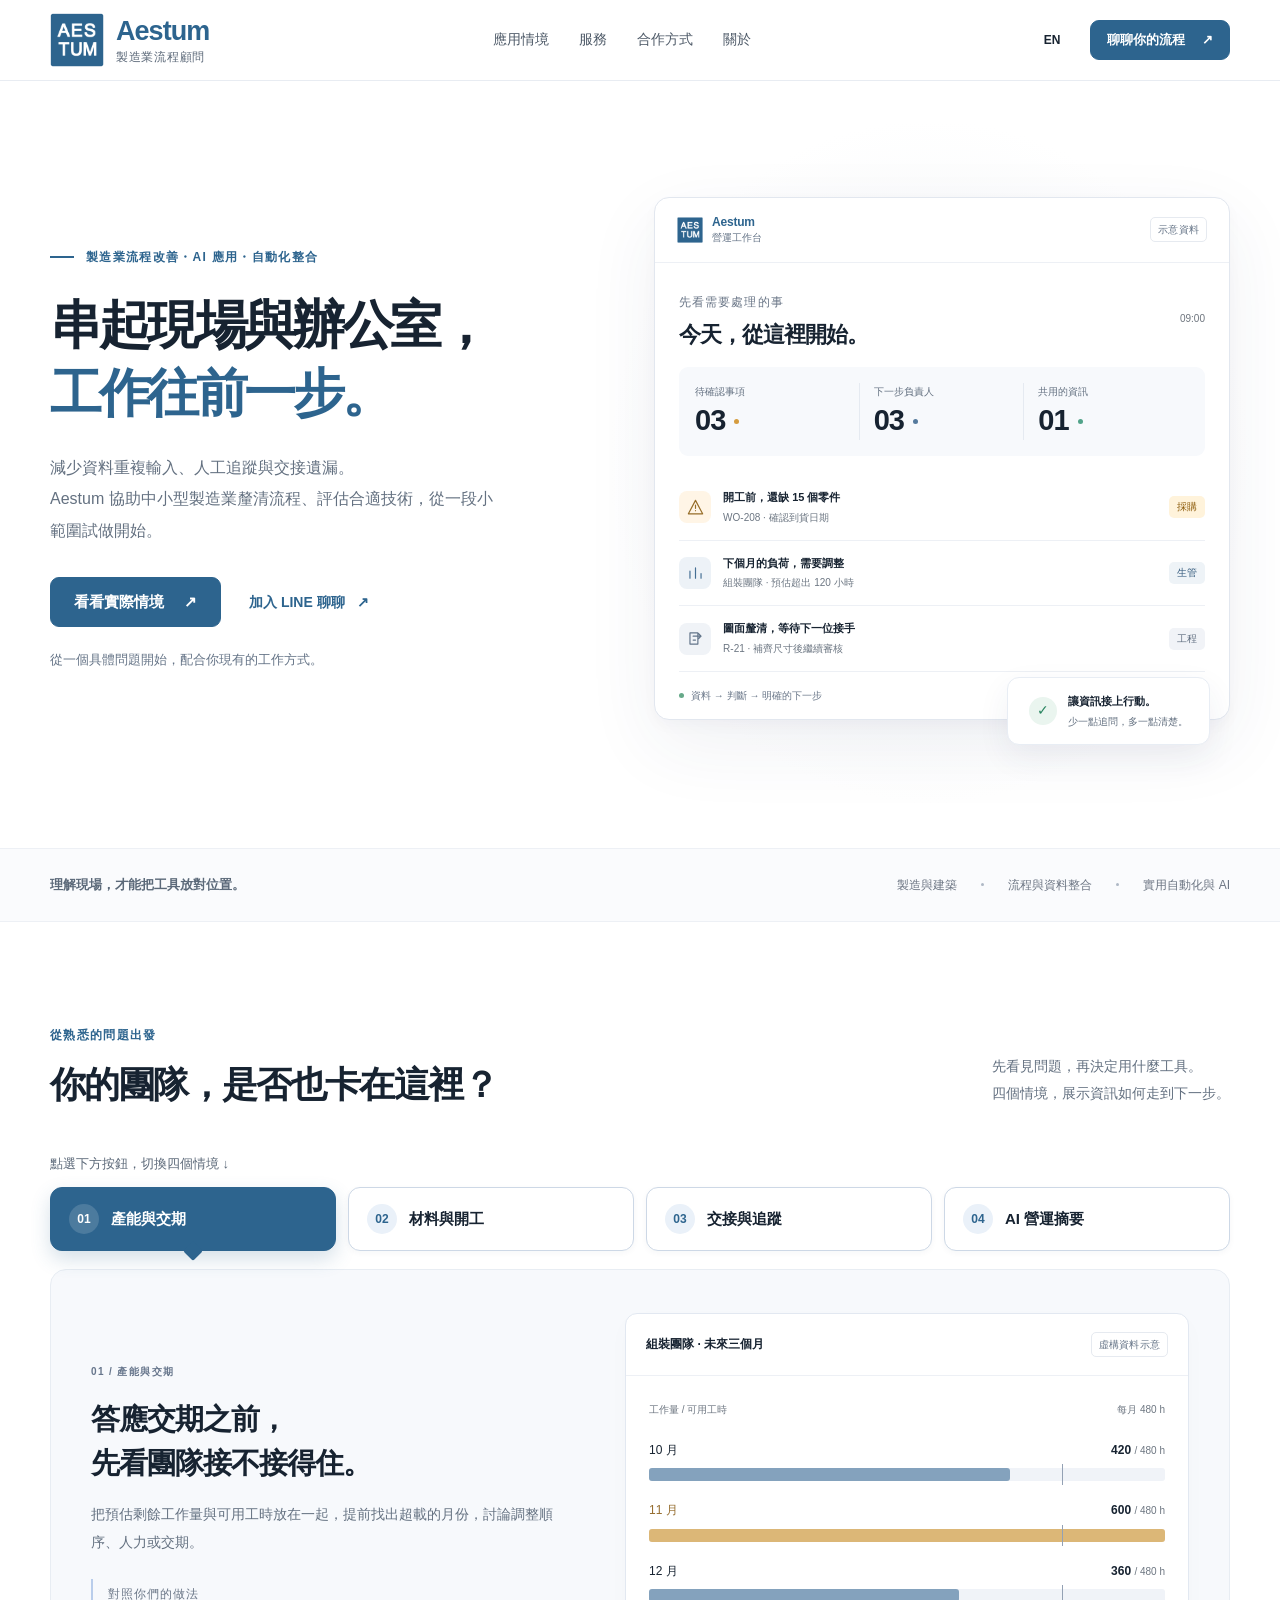
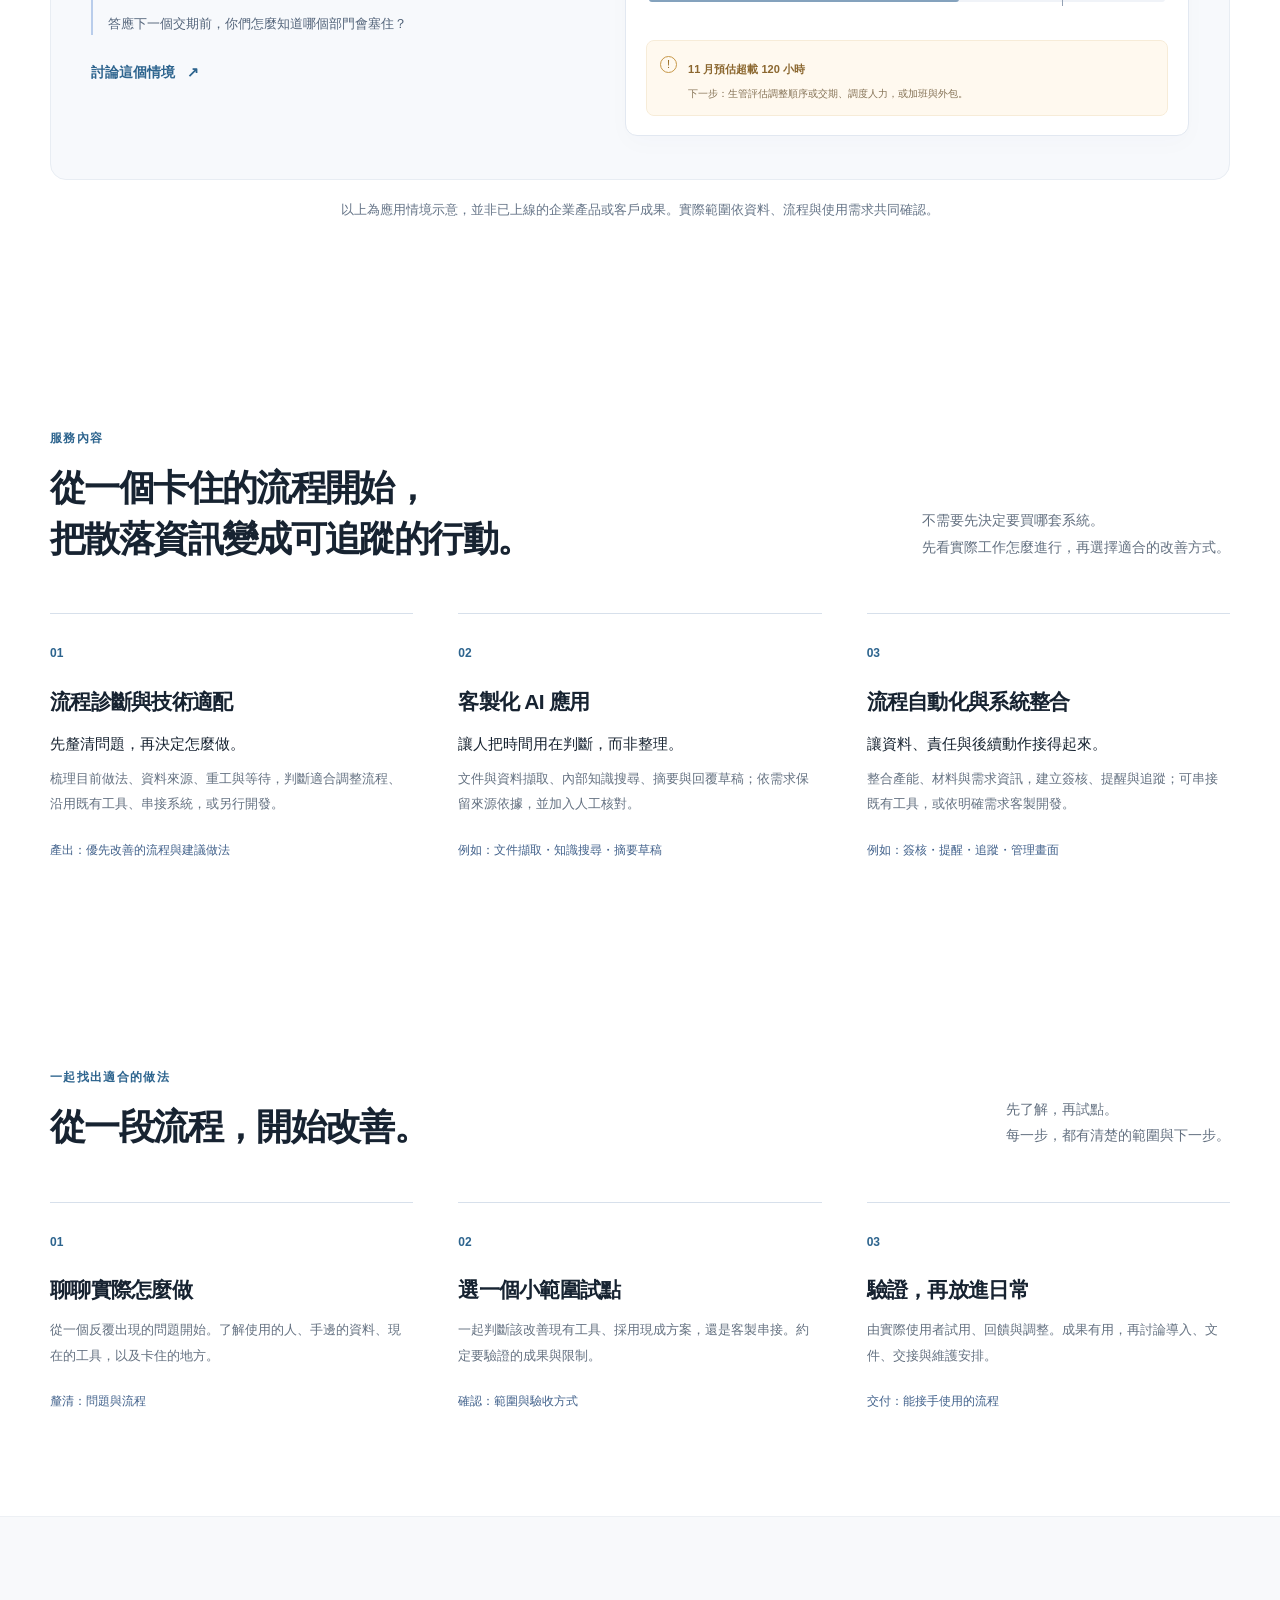
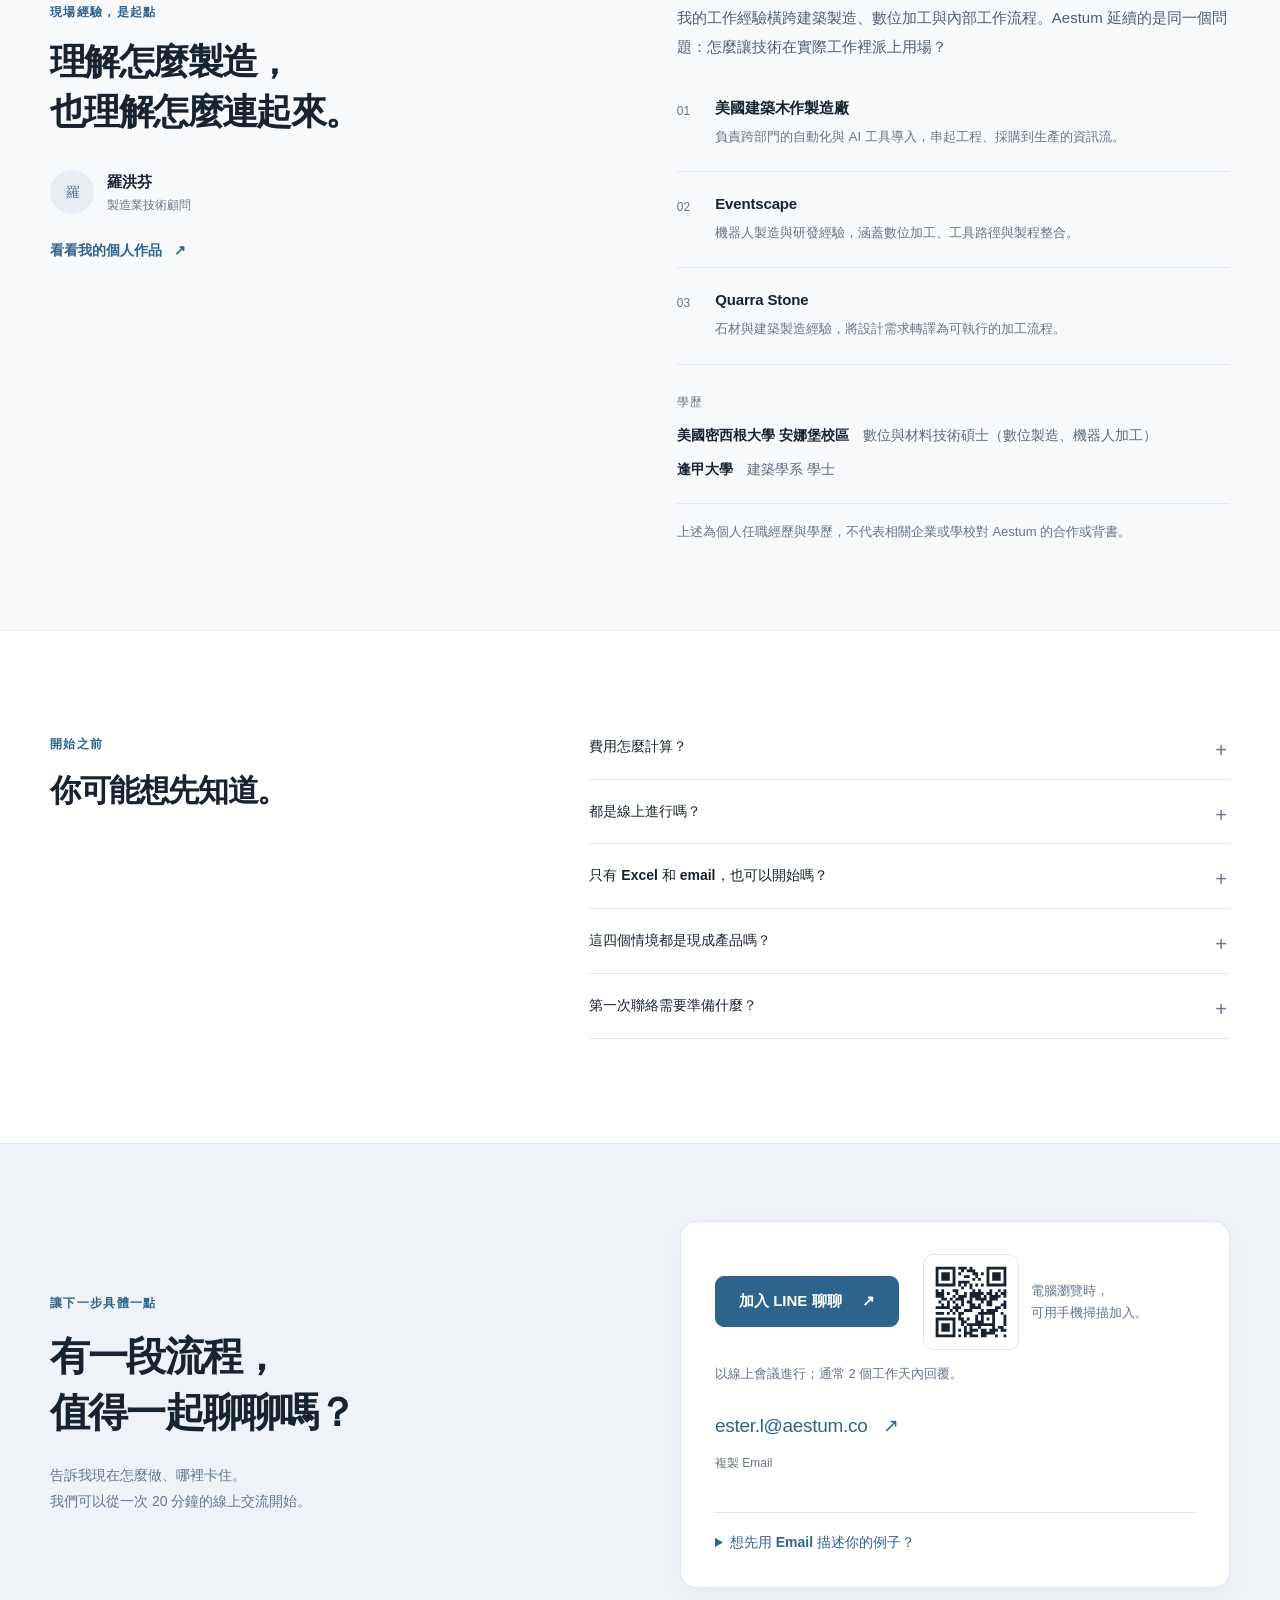
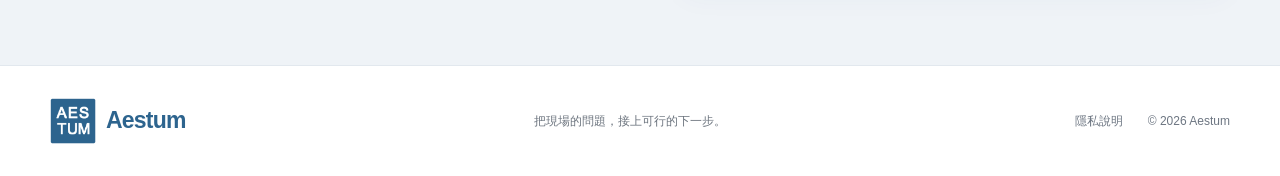
<file: index.html>
<!doctype html>
<html lang="zh-Hant">
<head>
  <meta charset="utf-8">
  <meta name="viewport" content="width=device-width, initial-scale=1">
  <meta name="description" content="Aestum 協助中小型製造業串起現場與辦公室作業：流程診斷與技術適配、客製化 AI 應用、流程自動化與系統整合，從一段小範圍試做開始。">
  <meta name="theme-color" content="#f8f9fb">
  <meta property="og:title" content="Aestum — 串起製造現場與辦公室作業">
  <meta property="og:description" content="製造業流程改善・AI 應用・自動化整合。從一個實際例子開始，先聊 20 分鐘。">
  <meta property="og:type" content="website">
  <meta property="og:url" content="https://aestum.co/">
  <meta property="og:image" content="https://aestum.co/assets/og-image.png">
  <meta property="og:image:width" content="1200">
  <meta property="og:image:height" content="630">
  <meta property="og:locale" content="zh_TW">
  <meta name="twitter:card" content="summary_large_image">
  <link rel="canonical" href="https://aestum.co/">
  <title>Aestum — 串起製造現場與辦公室作業</title>
  <link rel="icon" href="assets/favicon.svg?v=2d648e" type="image/svg+xml"><link rel="icon" href="assets/favicon-192.png" type="image/png" sizes="192x192"><link rel="apple-touch-icon" href="apple-touch-icon.png">
  <link rel="stylesheet" href="styles.css">
  <script src="site.js" defer></script>
</head>
<body>
  <a class="skip-link" href="#main" data-i18n="skip">跳至主要內容</a>
  <header class="site-header">
    <div class="nav-wrap container">
      <a class="brand" href="index.html" aria-label="Aestum 首頁" data-i18n-aria="brandHome"><span class="brand-logo"><img src="assets/aestum-logo-web.svg" alt="" width="1024" height="1024"></span><span class="brand-text"><span class="brand-wordmark">Aestum</span><span class="brand-tagline" data-i18n="brandTagline">製造業流程顧問</span></span></a>
      <nav class="desktop-nav" aria-label="主要導覽" data-i18n-aria="navLabel">
        <a href="#examples" data-i18n="navExamples">應用情境</a><a href="#services" data-i18n="navServices">服務</a><a href="#approach" data-i18n="navApproach">合作方式</a><a href="#about" data-i18n="navAbout">關於</a>
      </nav>
      <div class="nav-actions"><button class="lang-toggle" type="button" aria-label="Switch to English">EN</button><a class="button button-small nav-contact" href="#contact" data-i18n="navContact">聊聊你的流程 <span aria-hidden="true">↗</span></a><button class="menu-toggle" type="button" aria-expanded="false" aria-controls="mobile-nav" aria-label="開啟選單" data-i18n-aria="menuLabel"><span></span><span></span></button></div>
    </div>
    <nav id="mobile-nav" class="mobile-nav" aria-label="行動導覽" hidden><a href="#examples" data-i18n="navExamples">應用情境</a><a href="#services" data-i18n="navServices">服務</a><a href="#approach" data-i18n="navApproach">合作方式</a><a href="#about" data-i18n="navAbout">關於</a><a href="#contact" data-i18n="contactShort">聯絡 Aestum</a></nav>
  </header>
  <main id="main">
    <section class="hero container">
      <div class="hero-copy">
        <div class="eyebrow"><span class="eyebrow-line"></span><span data-i18n="heroEyebrow">製造業流程改善・AI 應用・自動化整合</span></div>
        <h1 data-i18n="heroTitle"><span class="keep">串起現場</span><span class="keep">與辦公室，</span><br><span class="text-blue">工作往前一步。</span></h1>
        <p class="hero-description" data-i18n="heroDescription">減少資料重複輸入、人工追蹤與交接遺漏。<br>Aestum 協助中小型製造業釐清流程、評估合適技術，從一段小範圍試做開始。</p>
        <div class="hero-actions"><a class="button" href="#examples" data-i18n="heroPrimary">看看實際情境 <span aria-hidden="true">↗</span></a><a class="text-link" href="https://lin.ee/pBzPYhs" target="_blank" rel="noopener noreferrer" data-i18n="heroSecondary">加入 LINE 聊聊 <span aria-hidden="true">↗</span></a></div>
        <p class="hero-footnote" data-i18n="heroNote">從一個具體問題開始，配合你現有的工作方式。</p>
      </div>
      <div class="hero-visual" aria-label="虛構資料的製造營運示意" data-i18n-aria="heroVisualLabel">
        <div class="workspace-preview">
          <div class="preview-top"><div class="preview-brand"><span class="mini-mark" aria-hidden="true"><img src="assets/aestum-logo-web.svg" alt="" width="1024" height="1024"></span><span class="preview-name"><b>Aestum</b><span data-i18n="previewTitle">營運工作台</span></span></div><span class="sample-label" data-i18n="sampleShort">示意資料</span></div>
          <div class="preview-heading"><div><span class="micro-label" data-i18n="previewEyebrow">先看需要處理的事</span><h2 data-i18n="previewHeading">今天，從這裡開始。</h2></div><span class="preview-date">09:00</span></div>
          <div class="preview-metrics"><div><span data-i18n="previewMetric1">待確認事項</span><strong>03<span class="metric-dot amber"></span></strong></div><div><span data-i18n="previewMetric2">下一步負責人</span><strong>03<span class="metric-dot blue"></span></strong></div><div><span data-i18n="previewMetric3">共用的資訊</span><strong>01<span class="metric-dot green"></span></strong></div></div>
          <div class="preview-task"><span class="task-icon amber-icon"><svg viewBox="0 0 24 24" aria-hidden="true"><path d="m12 3 9 17H3L12 3Z M12 9v4 M12 16v.1"/></svg></span><div><b data-i18n="previewTask1">開工前，還缺 15 個零件</b><p data-i18n="previewTask1Sub">WO-208 · 確認到貨日期</p></div><span class="pill pill-amber" data-i18n="buyer">採購</span></div>
          <div class="preview-task"><span class="task-icon blue-icon"><svg viewBox="0 0 24 24" aria-hidden="true"><path d="M5 18V9 M12 18V5 M19 18v-6"/></svg></span><div><b data-i18n="previewTask2">下個月的負荷，需要調整</b><p data-i18n="previewTask2Sub">組裝團隊 · 預估超出 120 小時</p></div><span class="pill pill-blue" data-i18n="planning">生管</span></div>
          <div class="preview-task"><span class="task-icon gray-icon"><svg viewBox="0 0 24 24" aria-hidden="true"><path d="M5 5h10v14H5Z M9 9h10 M16 6l3 3-3 3 M9 14h3"/></svg></span><div><b data-i18n="previewTask3">圖面釐清，等待下一位接手</b><p data-i18n="previewTask3Sub">R-21 · 補齊尺寸後繼續審核</p></div><span class="pill pill-gray" data-i18n="engineering">工程</span></div>
          <div class="preview-bottom"><span class="status-dot"></span><span data-i18n="previewBottom">資料 → 判斷 → 明確的下一步</span></div>
        </div>
        <div class="floating-note"><span class="note-check">✓</span><div><strong data-i18n="floatingTitle">讓資訊接上行動。</strong><span data-i18n="floatingText">少一點追問，多一點清楚。</span></div></div>
      </div>
    </section>

    <div class="context-strip"><div class="container context-inner"><p data-i18n="contextTitle">理解現場，才能把工具放對位置。</p><div><span data-i18n="context1">製造與建築</span><i></i><span data-i18n="context2">流程與資料整合</span><i></i><span data-i18n="context3">實用自動化與 AI</span></div></div></div>

    <section id="examples" class="section examples-section container">
      <div class="section-heading"><div><span class="eyebrow" data-i18n="examplesEyebrow">從熟悉的問題出發</span><h2 data-i18n="examplesTitle">你的團隊，是否也卡在這裡？</h2></div><p data-i18n="examplesIntro">先看見問題，再決定用什麼工具。<br>四個情境，展示資訊如何走到下一步。</p></div>
      <p class="tabs-hint" data-i18n="tabsHint">點選下方按鈕，切換四個情境 ↓</p><div class="scenario-tabs" role="tablist" aria-label="應用情境" data-i18n-aria="tabsLabel">
        <button id="tab-capacity" role="tab" aria-selected="true" aria-controls="panel-capacity" tabindex="0" data-tab="capacity"><span>01</span><span data-i18n="capacityTab">產能與交期</span></button>
        <button id="tab-materials" role="tab" aria-selected="false" aria-controls="panel-materials" tabindex="-1" data-tab="materials"><span>02</span><span data-i18n="materialsTab">材料與開工</span></button>
        <button id="tab-handoff" role="tab" aria-selected="false" aria-controls="panel-handoff" tabindex="-1" data-tab="handoff"><span>03</span><span data-i18n="handoffTab">交接與追蹤</span></button>
        <button id="tab-ai" role="tab" aria-selected="false" aria-controls="panel-ai" tabindex="-1" data-tab="ai"><span>04</span><span data-i18n="aiTab">AI 營運摘要</span></button>
      </div>
      <div class="scenario-panel" id="panel-capacity" role="tabpanel" aria-labelledby="tab-capacity" tabindex="0">
        <div class="scenario-copy"><span class="scenario-number" data-i18n="capacityNumber">01 / 產能與交期</span><h3 data-i18n="capacityTitle">答應交期之前，<br>先看團隊接不接得住。</h3><p data-i18n="capacityText">把預估剩餘工作量與可用工時放在一起，提前找出超載的月份，討論調整順序、人力或交期。</p><div class="scenario-outcome"><span class="micro-label" data-i18n="decisionLabel">對照你們的做法</span><p data-i18n="capacityOutcome">答應下一個交期前，你們怎麼知道哪個部門會塞住？</p></div><a class="text-link" href="#contact" data-topic="capacity" data-i18n="discussScenario">討論這個情境 <span aria-hidden="true">↗</span></a></div>
        <div class="demo-surface"><div class="demo-header"><strong data-i18n="capacityDemo">組裝團隊 · 未來三個月</strong><span class="sample-label" data-i18n="fictional">虛構資料示意</span></div><div class="capacity-chart"><div class="chart-scale"><span data-i18n="workHours">工作量 / 可用工時</span><span data-i18n="chartCapacity">每月 480 h</span></div><div class="chart-row"><div><span data-i18n="oct">10 月</span><b>420 <small>/ 480 h</small></b></div><div class="chart-track"><span style="--bar:70%"></span><i></i></div></div><div class="chart-row overloaded"><div><span data-i18n="nov">11 月</span><b>600 <small>/ 480 h</small></b></div><div class="chart-track"><span style="--bar:100%"></span><i></i></div></div><div class="chart-row"><div><span data-i18n="dec">12 月</span><b>360 <small>/ 480 h</small></b></div><div class="chart-track"><span style="--bar:60%"></span><i></i></div></div></div><div class="exception-note"><span class="exception-symbol">!</span><div><b data-i18n="capacityGap">11 月預估超載 120 小時</b><p data-i18n="capacityAction">下一步：生管評估調整順序或交期、調度人力，或加班與外包。</p></div></div></div>
      </div>
      <div class="scenario-panel" id="panel-materials" role="tabpanel" aria-labelledby="tab-materials" tabindex="0" hidden>
        <div class="scenario-copy"><span class="scenario-number" data-i18n="materialsNumber">02 / 材料與開工</span><h3 data-i18n="materialsTitle">庫存裡有，<br>不代表這張工單能用。</h3><p data-i18n="materialsText">扣除其他工單保留的數量，再對照這張工單的需求。把缺口、到貨狀態與下一位負責人放在同一個地方。</p><div class="scenario-outcome"><span class="micro-label" data-i18n="decisionLabel">對照你們的做法</span><p data-i18n="materialsOutcome">材料不夠時，誰會先知道？距離開工還有多少時間？</p></div><a class="text-link" href="#contact" data-topic="materials" data-i18n="discussScenario">討論這個情境 <span aria-hidden="true">↗</span></a></div>
        <div class="demo-surface"><div class="demo-header"><strong data-i18n="materialsDemo">WO-208 · 開工前備料</strong><span class="sample-label" data-i18n="fictional">虛構資料示意</span></div><div class="material-equation"><div><span data-i18n="stock">現有量</span><strong>80</strong></div><span>−</span><div><span data-i18n="reservedShort">其他工單保留</span><strong>60</strong></div><span>=</span><div class="equation-result"><span data-i18n="available">可用量</span><strong>20</strong></div></div><div class="demo-table"><div class="demo-table-row table-heading"><span data-i18n="item">材料</span><span data-i18n="required">需求量</span><span data-i18n="status">狀態</span></div><div class="demo-table-row"><b>K-12</b><span>35</span><span class="pill pill-amber" data-i18n="short15">缺 15</span></div><div class="demo-table-row"><b>F-08</b><span>96</span><span class="pill pill-green" data-i18n="quantityReady">數量足夠</span></div><div class="demo-table-row"><b>P-04</b><span>40</span><span class="pill pill-green" data-i18n="quantityReady">數量足夠</span></div></div><div class="exception-note"><span class="exception-symbol">!</span><div><b data-i18n="arrivalUnconfirmed">K-12 到貨日期尚未確認</b><p data-i18n="materialsAction">下一步：採購確認供應；專案負責人評估交期。</p></div></div></div>
      </div>
      <div class="scenario-panel" id="panel-handoff" role="tabpanel" aria-labelledby="tab-handoff" tabindex="0" hidden>
        <div class="scenario-copy"><span class="scenario-number" data-i18n="handoffNumber">03 / 交接與追蹤</span><h3 data-i18n="handoffTitle">訊息傳出去了。<br>下一步，誰接手？</h3><p data-i18n="handoffText">讓每一筆需求都有明確的狀態、負責人與期限。當資訊不足或工作卡住，團隊能找到原因與處理紀錄。</p><div class="scenario-outcome"><span class="micro-label" data-i18n="decisionLabel">對照你們的做法</span><p data-i18n="handoffOutcome">哪些事情寄出信之後，還得反覆追問才知道進度？</p></div><a class="text-link" href="#contact" data-topic="handoff" data-i18n="discussScenario">討論這個情境 <span aria-hidden="true">↗</span></a></div>
        <div class="demo-surface"><div class="demo-header"><strong data-i18n="handoffDemo">需求追蹤 · R-21</strong><span class="sample-label" data-i18n="fictional">虛構資料示意</span></div><div class="handoff-detail"><span class="pill pill-amber" data-i18n="waitingInfo">等待補充資訊</span><h4 data-i18n="drawingRequest">治具圖面尺寸釐清</h4><div class="detail-pair"><span data-i18n="nextOwner">下一步負責人</span><b data-i18n="designLead">設計負責人</b></div><div class="detail-pair"><span data-i18n="dueBy">確認期限</span><b data-i18n="oct2">10 月 2 日</b></div><div class="event-line"><i></i><div><b data-i18n="event1">已記錄缺少的尺寸</b><span>10/01 · 10:15</span></div></div><div class="event-line"><i></i><div><b data-i18n="event2">已通知設計負責人</b><span>10/01 · 10:18</span></div></div></div></div>
      </div>
      <div class="scenario-panel" id="panel-ai" role="tabpanel" aria-labelledby="tab-ai" tabindex="0" hidden>
        <div class="scenario-copy"><span class="scenario-number" data-i18n="aiNumber">04 / AI 營運摘要</span><h3 data-i18n="aiTitle">先整理要緊的事，<br>再由人做判斷。</h3><p data-i18n="aiText">從已核對的異常紀錄整理摘要，保留資料來源。讓負責人確認事實、優先順序與下一步，再分享給團隊。</p><div class="scenario-outcome"><span class="micro-label" data-i18n="decisionLabel">對照你們的做法</span><p data-i18n="aiOutcome">主管每天要查看多少系統，才能知道今天真正需要處理什麼？</p></div><a class="text-link" href="#contact" data-topic="ai" data-i18n="discussScenario">討論這個情境 <span aria-hidden="true">↗</span></a></div>
        <div class="demo-surface ai-demo"><div class="demo-header"><strong data-i18n="aiDemo">營運摘要 · 待人工確認</strong><span class="sample-label" data-i18n="prewritten">預寫範例</span></div><div class="brief-item"><span>01</span><div><b data-i18n="brief1">11 月人力負荷超出可用工時</b><p data-i18n="brief1Text">檢視人力配置與工作順序。</p><small data-i18n="source1">來源：產能紀錄 C-11</small></div></div><div class="brief-item"><span>02</span><div><b data-i18n="brief2">WO-208 缺料，到貨仍待確認</b><p data-i18n="brief2Text">採購確認 15 個零件的供應日期。</p><small data-i18n="source2">來源：備料紀錄 M-31</small></div></div><div class="brief-item"><span>03</span><div><b data-i18n="brief3">圖面缺少尺寸，審核暫停</b><p data-i18n="brief3Text">請設計負責人補齊 R-21 資訊。</p><small data-i18n="source3">來源：需求紀錄 R-21</small></div></div><div class="review-note" data-i18n="aiReview">人工核對 → 確認優先順序 → 指派下一步</div></div>
      </div>
      <p class="examples-note" data-i18n="examplesNote">以上為應用情境示意，並非已上線的企業產品或客戶成果。實際範圍依資料、流程與使用需求共同確認。</p>
    </section>

    <section id="services" class="section container"><div class="section-heading"><div><span class="eyebrow" data-i18n="servicesEyebrow">服務內容</span><h2 data-i18n="servicesTitle">從一個卡住的流程開始，<br><span class="keep">把散落資訊</span><span class="keep">變成可追蹤的行動。</span></h2></div><p data-i18n="servicesIntro">不需要先決定要買哪套系統。<br>先看實際工作怎麼進行，再選擇適合的改善方式。</p></div><div class="steps services"><article><span class="step-number">01</span><h3 data-i18n="service1Title">流程診斷與技術適配</h3><p class="service-lead" data-i18n="service1Lead">先釐清問題，再決定怎麼做。</p><p data-i18n="service1Text">梳理目前做法、資料來源、重工與等待，判斷適合調整流程、沿用既有工具、串接系統，或另行開發。</p><span class="step-output" data-i18n="service1Output">產出：優先改善的流程與建議做法</span></article><article><span class="step-number">02</span><h3 data-i18n="service2Title">客製化 AI 應用</h3><p class="service-lead" data-i18n="service2Lead">讓人把時間用在判斷，而非整理。</p><p data-i18n="service2Text">文件與資料擷取、內部知識搜尋、摘要與回覆草稿；依需求保留來源依據，並加入人工核對。</p><span class="step-output" data-i18n="service2Output">例如：文件擷取・知識搜尋・摘要草稿</span></article><article><span class="step-number">03</span><h3 data-i18n="service3Title">流程自動化與系統整合</h3><p class="service-lead" data-i18n="service3Lead">讓資料、責任與後續動作接得起來。</p><p data-i18n="service3Text">整合產能、材料與需求資訊，建立簽核、提醒與追蹤；可串接既有工具，或依明確需求客製開發。</p><span class="step-output" data-i18n="service3Output">例如：簽核・提醒・追蹤・管理畫面</span></article></div></section>

    <section id="approach" class="section container"><div class="section-heading"><div><span class="eyebrow" data-i18n="approachEyebrow">一起找出適合的做法</span><h2 data-i18n="approachTitle">從一段流程，開始改善。</h2></div><p data-i18n="approachIntro">先了解，再試點。<br>每一步，都有清楚的範圍與下一步。</p></div><div class="steps"><article><span class="step-number">01</span><h3 data-i18n="step1Title">聊聊實際怎麼做</h3><p data-i18n="step1Text">從一個反覆出現的問題開始。了解使用的人、手邊的資料、現在的工具，以及卡住的地方。</p><span class="step-output" data-i18n="step1Output">釐清：問題與流程</span></article><article><span class="step-number">02</span><h3 data-i18n="step2Title">選一個小範圍試點</h3><p data-i18n="step2Text">一起判斷該改善現有工具、採用現成方案，還是客製串接。約定要驗證的成果與限制。</p><span class="step-output" data-i18n="step2Output">確認：範圍與驗收方式</span></article><article><span class="step-number">03</span><h3 data-i18n="step3Title">驗證，再放進日常</h3><p data-i18n="step3Text">由實際使用者試用、回饋與調整。成果有用，再討論導入、文件、交接與維護安排。</p><span class="step-output" data-i18n="step3Output">交付：能接手使用的流程</span></article></div></section>

    <section id="about" class="about-section"><div class="container about-layout"><div class="about-heading"><span class="eyebrow" data-i18n="aboutEyebrow">現場經驗，是起點</span><h2 data-i18n="aboutTitle">理解怎麼製造，<br>也理解怎麼連起來。</h2><div class="founder-signature"><span class="avatar-monogram" data-i18n="founderMonogram">羅</span><div><strong data-i18n="founderName">羅洪芬</strong><span data-i18n="founderRole">製造業技術顧問</span></div></div><a class="text-link" href="https://www.esterlo.com/?lang=zh" target="_blank" rel="noopener noreferrer" data-i18n="portfolioLink">看看我的個人作品 <span aria-hidden="true">↗</span></a></div><div class="about-body"><p class="about-lead" data-i18n="aboutLead">我的工作經驗橫跨建築製造、數位加工與內部工作流程。Aestum 延續的是同一個問題：怎麼讓技術在實際工作裡派上用場？</p><div class="experience-row"><span>01</span><div><h3 data-i18n="experience1Title">美國建築木作製造廠</h3><p data-i18n="experience1Text">負責跨部門的自動化與 AI 工具導入，串起工程、採購到生產的資訊流。</p></div></div><div class="experience-row"><span>02</span><div><h3>Eventscape</h3><p data-i18n="experience2Text">機器人製造與研發經驗，涵蓋數位加工、工具路徑與製程整合。</p></div></div><div class="experience-row"><span>03</span><div><h3>Quarra Stone</h3><p data-i18n="experience3Text">石材與建築製造經驗，將設計需求轉譯為可執行的加工流程。</p></div></div><div class="education"><span class="micro-label" data-i18n="educationLabel">學歷</span><div class="education-row"><b data-i18n="edu1School">美國密西根大學 安娜堡校區</b><span data-i18n="edu1Degree">數位與材料技術碩士（數位製造、機器人加工）</span></div><div class="education-row"><b data-i18n="edu2School">逢甲大學</b><span data-i18n="edu2Degree">建築學系 學士</span></div></div><p class="small-note" data-i18n="experienceNote">上述為個人任職經歷與學歷，不代表相關企業或學校對 Aestum 的合作或背書。</p></div></div></section>

    <section class="section faq-section container"><div><span class="eyebrow" data-i18n="faqEyebrow">開始之前</span><h2 data-i18n="faqTitle">你可能想先知道。</h2></div><div class="faq-list"><details><summary data-i18n="faq5q">費用怎麼計算？</summary><p data-i18n="faq5a">第一次 20 分鐘的線上交流不收費。了解實際問題後，如果有適合的做法，會先提出範圍明確的小規模試做，並事先說明費用、時程與交付內容；雙方確認後才開始，不會自動產生費用。</p></details><details><summary data-i18n="faq6q">都是線上進行嗎？</summary><p data-i18n="faq6a">初次交流與大部分工作都可以線上進行，會議時間可依雙方方便安排。需要了解現場作業時，可以先透過照片、影片或畫面分享說明；是否需要實地拜訪，再依需求討論。</p></details><details><summary data-i18n="faq1q">只有 Excel 和 email，也可以開始嗎？</summary><p data-i18n="faq1a">可以從現有的數位紀錄開始。先確認資料是否足以支持這段流程，以及誰負責更新，不需要先有完整 ERP 或資料庫。</p></details><details><summary data-i18n="faq3q">這四個情境都是現成產品嗎？</summary><p data-i18n="faq3a">它們是用虛構資料說明的應用情境。每家公司的資料、流程和責任不同，需要先了解需求，再確認可交付的方案。</p></details><details><summary data-i18n="faq4q">第一次聯絡需要準備什麼？</summary><p data-i18n="faq4a">描述一個最近發生的例子、目前怎麼處理，以及哪一步最花時間即可。初次交流不需要提供機密文件或系統存取權。</p></details></div></section>

    <section id="contact" class="contact-section"><div class="container contact-layout"><div class="contact-intro"><span class="eyebrow" data-i18n="contactEyebrow">讓下一步具體一點</span><h2 data-i18n="contactTitle">有一段流程，<br>值得一起聊聊嗎？</h2><p data-i18n="contactText">告訴我現在怎麼做、哪裡卡住。<br>我們可以從一次 20 分鐘的線上交流開始。</p></div><div class="contact-card"><div class="line-contact"><a class="button line-button" href="https://lin.ee/pBzPYhs" target="_blank" rel="noopener noreferrer" data-i18n="lineButton">加入 LINE 聊聊 <span aria-hidden="true">↗</span></a><div class="line-qr"><img src="assets/line-qr.svg" alt="Aestum LINE QR code" width="96" height="96"><span data-i18n="lineQrNote">電腦瀏覽時，<br>可用手機掃描加入。</span></div></div><p class="response-note" data-i18n="responseNote">以線上會議進行；通常 2 個工作天內回覆。</p><a class="contact-email" href="mailto:ester.l@aestum.co">ester.l@aestum.co <span aria-hidden="true">↗</span></a><button id="copy-email" class="copy-email" type="button" data-i18n="copyEmail">複製 Email</button><p id="copy-status" class="copy-status" role="status"></p><details id="email-draft" class="email-draft"><summary data-i18n="emailDraftSummary">想先用 Email 描述你的例子？</summary><form id="contact-form" class="contact-form"><label for="contact-topic" data-i18n="topicLabel">你想聊聊哪個方向？</label><select id="contact-topic" name="topic"><option value="general" data-i18n="topicGeneral">先聊聊目前的流程</option><option value="capacity" data-i18n="capacityTab">產能與交期</option><option value="materials" data-i18n="materialsTab">材料與開工</option><option value="handoff" data-i18n="handoffTab">交接與追蹤</option><option value="ai" data-i18n="aiTab">AI 營運摘要</option></select><label for="contact-message" data-i18n="messageLabel">最近遇到的一個例子</label><textarea id="contact-message" name="message" rows="4" maxlength="1500" placeholder="例如：每次確認工單能否開工，都要再問採購一次……" data-i18n-placeholder="messagePlaceholder"></textarea><button class="button" type="submit" data-i18n="contactButton">開啟郵件草稿 <span aria-hidden="true">↗</span></button><p class="small-note" data-i18n="contactNote">將開啟你的郵件程式；內容不會透過網站送出。也可直接寄信至上方地址。</p><p id="contact-status" role="status" class="small-note"></p></form></details></div></div></section>
  </main>
  <footer class="site-footer container"><a class="brand" href="index.html" aria-label="Aestum 首頁" data-i18n-aria="brandHome"><span class="brand-logo"><img src="assets/aestum-logo-web.svg" alt="" width="1024" height="1024"></span><span class="brand-wordmark">Aestum</span></a><span data-i18n="footerLine">把現場的問題，接上可行的下一步。</span><div><a href="privacy.html" data-i18n="privacyLink">隱私說明</a><span>© 2026 Aestum</span></div></footer>
  <noscript><div class="noscript-note">JavaScript 未啟用。你仍可閱讀本頁及寄信；情境切換需要啟用 JavaScript。 / Enable JavaScript for the interactive examples.</div></noscript>
</body>
</html>
</file>
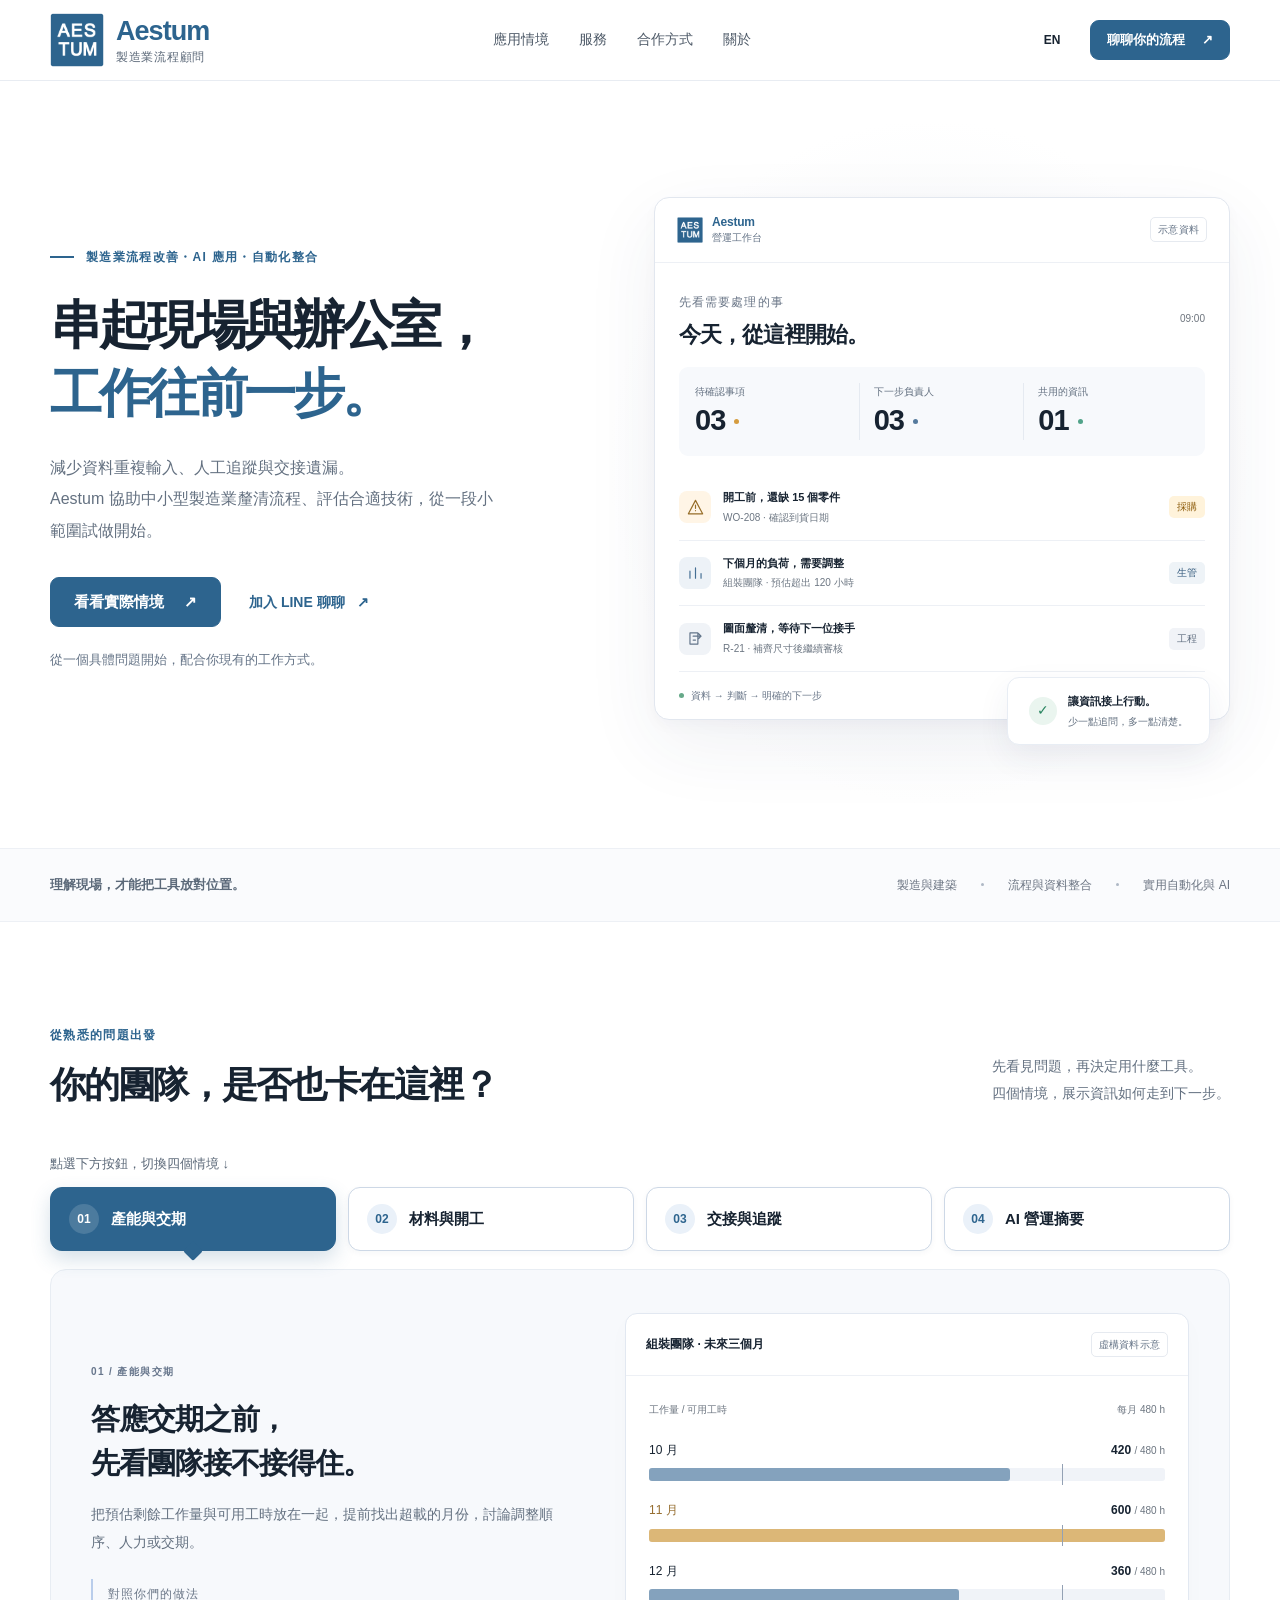
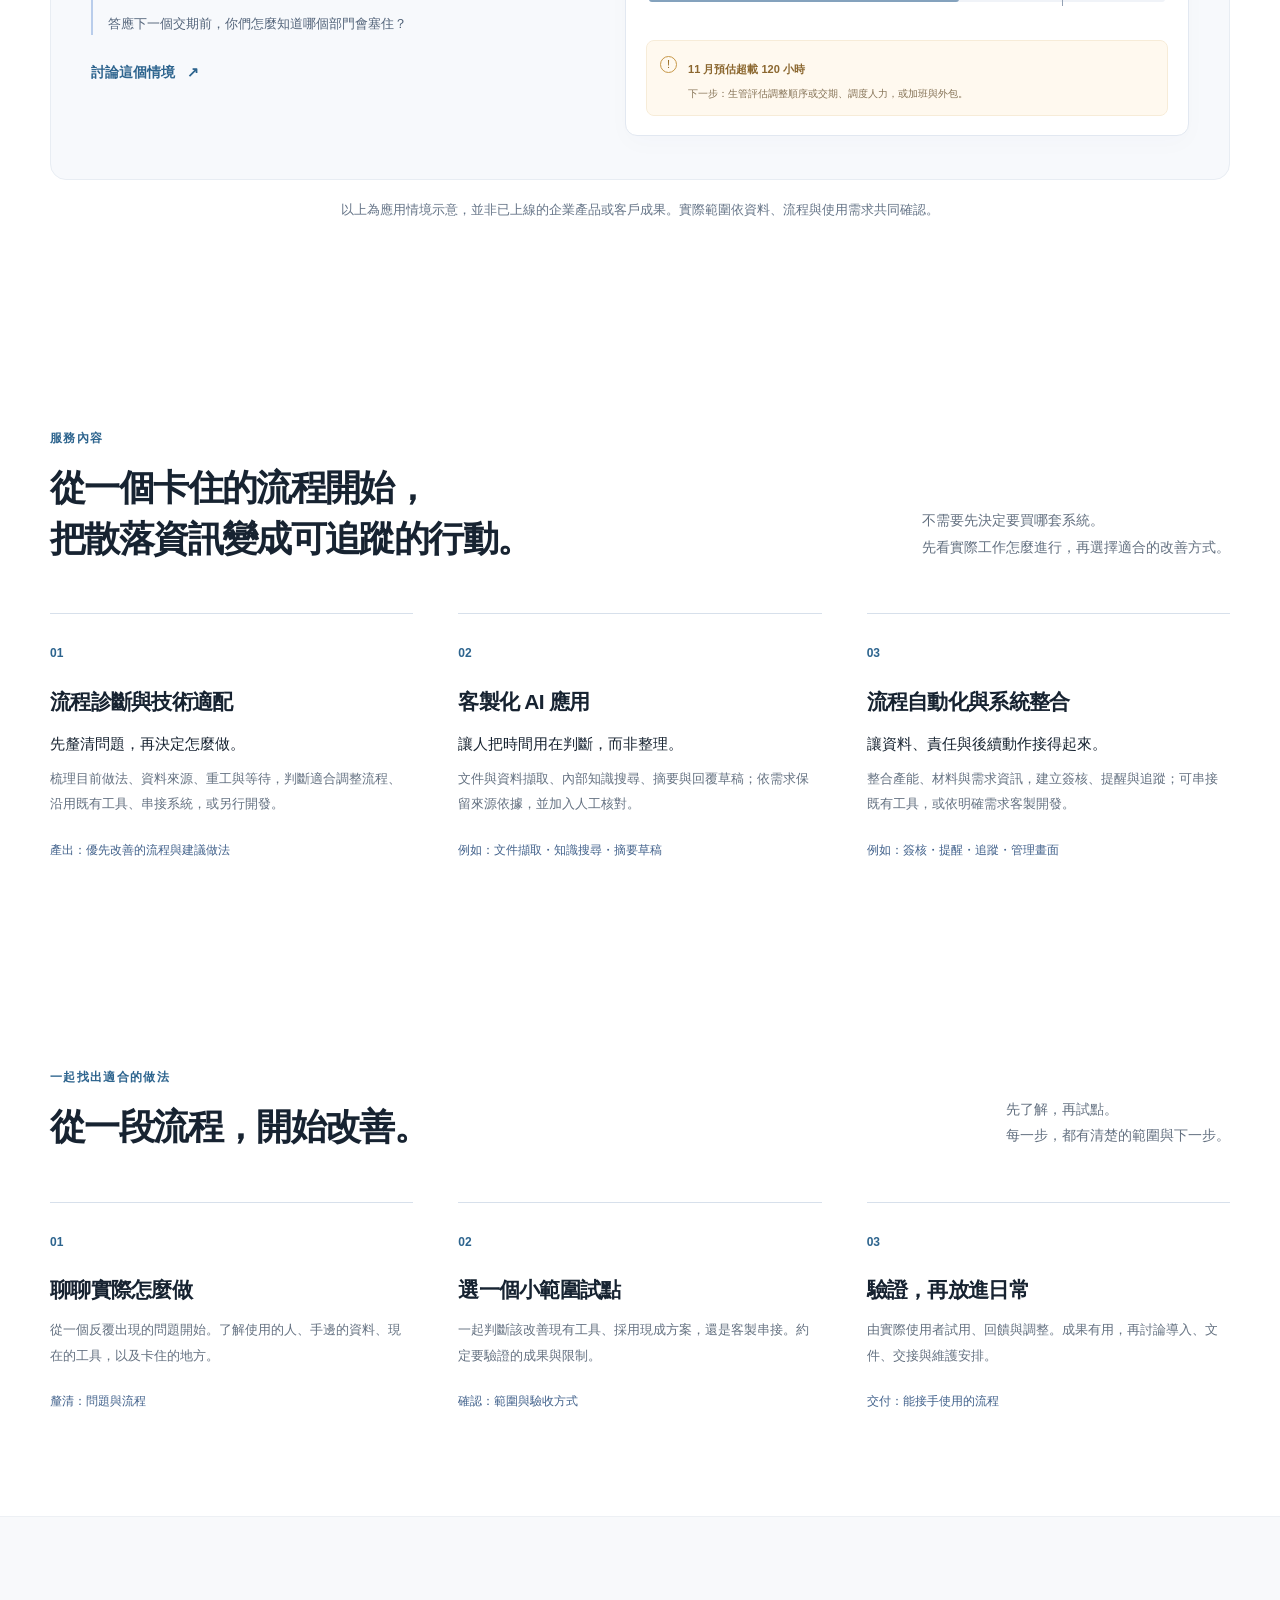
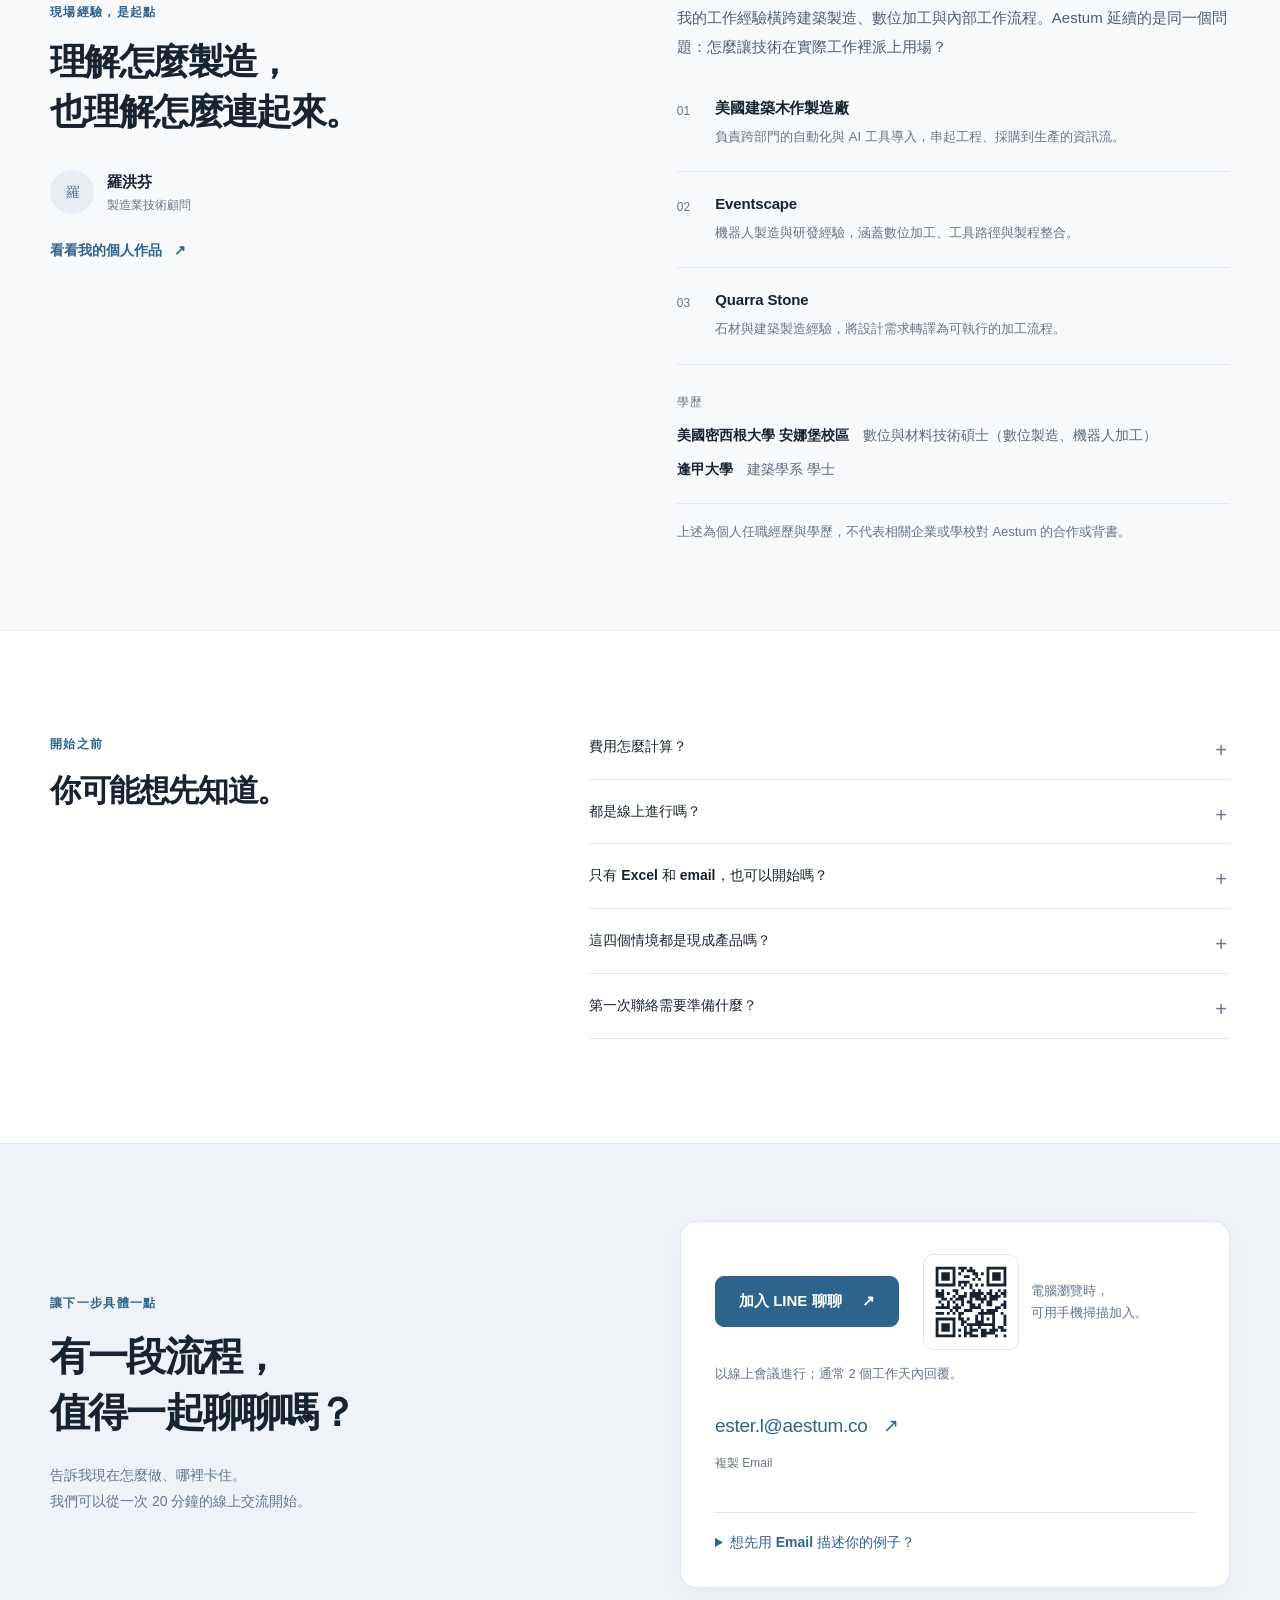
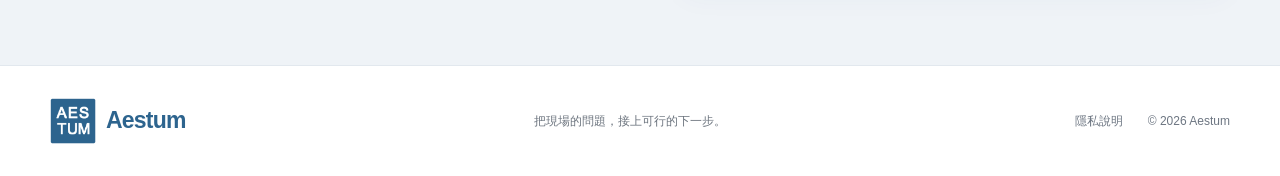
<file: fcu/index.html>
<!doctype html>
<html lang="zh-Hant">
<head>
  <meta charset="utf-8">
  <meta name="viewport" content="width=device-width, initial-scale=1">
  <meta name="robots" content="noindex">
  <title>Aestum — 串起製造現場與辦公室作業</title>
  <meta property="og:title" content="Aestum — 串起製造現場與辦公室作業">
  <meta property="og:description" content="製造業流程改善・AI 應用・自動化整合。從一個實際例子開始，先聊 20 分鐘。">
  <meta property="og:url" content="https://aestum.co/">
  <meta property="og:image" content="https://aestum.co/assets/og-image.png">
  <link rel="canonical" href="https://aestum.co/">
  <link rel="icon" href="../assets/favicon.svg?v=2d648e" type="image/svg+xml">
  <!-- Flyer QR entry point: counted as its own path, then forwarded to the homepage. -->
  <meta http-equiv="refresh" content="3;url=/">
  <script>
    (() => {
      const analyticsToken = '4b527262fcf54f418057d03f8b2c0d25';
      if (analyticsToken && location.hostname === 'aestum.co') {
        const beacon = document.createElement('script');
        beacon.src = 'https://static.cloudflareinsights.com/beacon.min.js';
        beacon.dataset.cfBeacon = JSON.stringify({token: analyticsToken});
        document.head.append(beacon);
      }
      addEventListener('load', () => setTimeout(() => location.replace(location.hostname === 'aestum.co' ? '/' : '../index.html'), 600));
    })();
  </script>
  <style>body{margin:0;min-height:100vh;display:grid;place-items:center;font-family:-apple-system,"PingFang TC","Noto Sans TC","Microsoft JhengHei",sans-serif;color:#172331;background:#fff}a{color:#2d648e}</style>
</head>
<body>
  <p>正在前往 Aestum… <a href="/">立即前往</a></p>
</body>
</html>
</file>
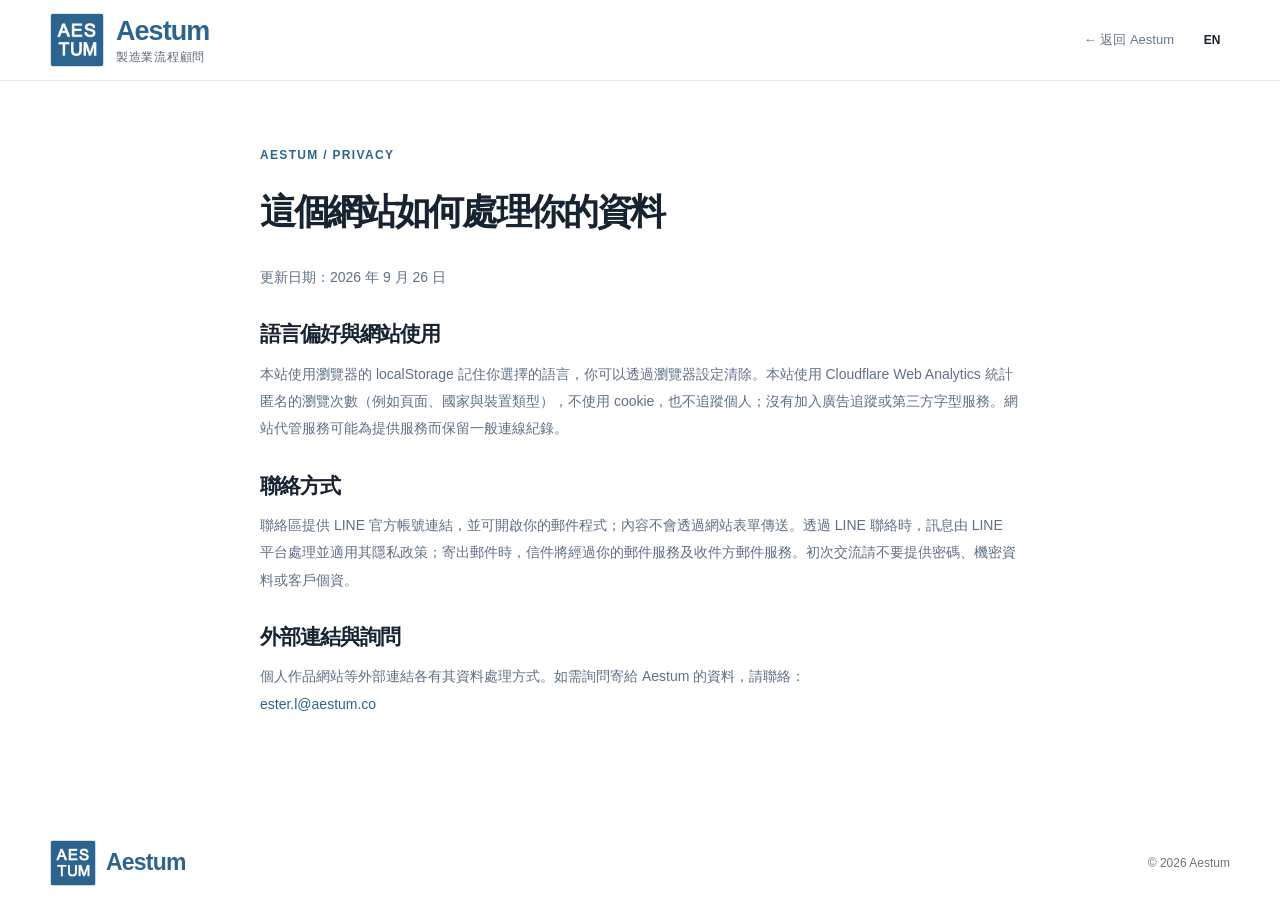
<file: privacy.html>
<!doctype html><html lang="zh-Hant"><head><meta charset="utf-8"><meta name="viewport" content="width=device-width, initial-scale=1"><title>隱私說明 — Aestum</title><link rel="icon" href="assets/favicon.svg?v=2d648e" type="image/svg+xml"><link rel="icon" href="assets/favicon-192.png" type="image/png" sizes="192x192"><link rel="apple-touch-icon" href="apple-touch-icon.png"><link rel="stylesheet" href="styles.css"><script src="site.js" defer></script></head><body><a class="skip-link" href="#main" data-i18n="skip">跳至主要內容</a><header class="site-header"><div class="container nav-wrap"><a class="brand" href="index.html" aria-label="Aestum 首頁" data-i18n-aria="brandHome"><span class="brand-logo"><img src="assets/aestum-logo-web.svg" alt="" width="1024" height="1024"></span><span class="brand-text"><span class="brand-wordmark">Aestum</span><span class="brand-tagline" data-i18n="brandTagline">製造業流程顧問</span></span></a><div class="nav-actions"><a class="tool-nav-link" href="index.html" data-i18n="backToSite">← 返回 Aestum</a><button class="lang-toggle" type="button" aria-label="Switch to English">EN</button></div></div></header><main id="main" class="container legal-main"><span class="eyebrow">AESTUM / PRIVACY</span><h1 data-i18n="privacyTitle">這個網站如何處理你的資料</h1><p data-i18n="privacyDate">更新日期：2026 年 9 月 26 日</p><h2 data-i18n="privacy2Title">語言偏好與網站使用</h2><p data-i18n="privacy2">本站使用瀏覽器的 localStorage 記住你選擇的語言，你可以透過瀏覽器設定清除。本站使用 Cloudflare Web Analytics 統計匿名的瀏覽次數（例如頁面、國家與裝置類型），不使用 cookie，也不追蹤個人；沒有加入廣告追蹤或第三方字型服務。網站代管服務可能為提供服務而保留一般連線紀錄。</p><h2 data-i18n="privacy3Title">聯絡方式</h2><p data-i18n="privacy3">聯絡區提供 LINE 官方帳號連結，並可開啟你的郵件程式；內容不會透過網站表單傳送。透過 LINE 聯絡時，訊息由 LINE 平台處理並適用其隱私政策；寄出郵件時，信件將經過你的郵件服務及收件方郵件服務。初次交流請不要提供密碼、機密資料或客戶個資。</p><h2 data-i18n="privacy4Title">外部連結與詢問</h2><p data-i18n="privacy4">個人作品網站等外部連結各有其資料處理方式。如需詢問寄給 Aestum 的資料，請聯絡：</p><p><a href="mailto:ester.l@aestum.co">ester.l@aestum.co</a></p></main><footer class="site-footer container"><a class="brand" href="index.html" aria-label="Aestum 首頁" data-i18n-aria="brandHome"><span class="brand-logo"><img src="assets/aestum-logo-web.svg" alt="" width="1024" height="1024"></span><span class="brand-wordmark">Aestum</span></a><span>© 2026 Aestum</span></footer></body></html>
</file>
<file: styles.css>
:root{--ink:#172331;--muted:#647181;--brand-blue:#2d648e;--blue:var(--brand-blue);--blue-dark:#245375;--line:#e3e8ef;--surface:#f5f7fa;--soft-blue:#edf4ff;--green:#197b61;--amber:#966008;--radius:22px;--font:Inter,-apple-system,BlinkMacSystemFont,"Segoe UI","Noto Sans TC","Microsoft JhengHei",sans-serif}
*{box-sizing:border-box}html{scroll-behavior:smooth;scroll-padding-top:100px}body{margin:0;background:#fff;color:var(--ink);font-family:var(--font);font-size:16px;line-height:1.7;-webkit-font-smoothing:antialiased}a{color:inherit;text-decoration:none}button,input,select,textarea{font:inherit}button,a,input,textarea,select{-webkit-tap-highlight-color:transparent}button{cursor:pointer}button:disabled{cursor:default;opacity:.55}a,button{touch-action:manipulation}button:focus-visible,a:focus-visible,input:focus-visible,select:focus-visible,textarea:focus-visible,summary:focus-visible,[tabindex="0"]:focus-visible{outline:3px solid #75a7f3;outline-offset:5px}button{color:inherit}h1,h2,h3,h4,p{margin:0}h1,h2,h3,h4{line-height:1.3;letter-spacing:-.035em}p{overflow-wrap:break-word}svg{display:block}img{max-width:100%}[hidden]{display:none!important}.container{width:min(1180px,calc(100% - 80px));margin-inline:auto}.text-blue{color:var(--blue)}.keep{display:inline-block}.skip-link{position:fixed;z-index:100;left:18px;top:-80px;background:var(--ink);color:white;padding:10px 20px;border-radius:8px}.skip-link:focus{top:12px}
.site-header{position:sticky;top:0;background:rgba(255,255,255,.94);backdrop-filter:blur(20px);border-bottom:1px solid rgba(227,232,239,.8);z-index:30}.nav-wrap{min-height:80px;display:flex;align-items:center;justify-content:space-between;gap:24px}.brand{font-size:26px;font-weight:700;letter-spacing:-1.2px;display:inline-flex;align-items:center;line-height:1;white-space:nowrap}.desktop-nav{display:flex;gap:30px;font-size:14px;font-weight:500}.desktop-nav a{color:#4e5a68;transition:color .2s}.desktop-nav a:hover,.text-link:hover{color:var(--blue-dark)}.nav-actions{display:flex;align-items:center;gap:20px}.lang-toggle{padding:8px 4px;border:0;background:transparent;font-size:12px;font-weight:600;min-width:36px}.button{display:inline-flex;align-items:center;justify-content:center;gap:20px;background:var(--blue);color:#fff;border:1px solid var(--blue);border-radius:9px;padding:13px 23px;font-weight:600;font-size:15px;line-height:1.5;min-height:49px;transition:background .2s,transform .2s,box-shadow .2s}.button:hover{background:var(--blue-dark);border-color:var(--blue-dark);box-shadow:0 5px 16px #2d648e1a;transform:translateY(-1px)}.button-small{padding:9px 16px;min-height:40px;font-size:13px;gap:17px}.button-secondary{background:white;color:var(--ink);border-color:var(--line)}.button-secondary:hover{background:var(--surface);border-color:#bac8db}.menu-toggle{display:none;width:38px;height:40px;border:0;background:none;padding:10px 4px}.menu-toggle span{display:block;height:2px;background:var(--ink);margin:6px 0;border-radius:2px}.mobile-nav{padding:8px 24px 20px;border-top:1px solid var(--line)}.mobile-nav a{display:block;padding:10px 0;font-size:15px}
.hero{display:grid;grid-template-columns:1fr 1.05fr;align-items:center;gap:40px;min-height:695px;padding-block:86px 96px}.eyebrow{display:flex;align-items:center;gap:12px;color:var(--blue);font-size:12px;font-weight:650;letter-spacing:.11em;line-height:1.6;margin-bottom:24px}.eyebrow-line{width:24px;height:2px;background:var(--blue)}h1{font-size:clamp(40px,4.1vw,58px);font-weight:650;line-height:1.3;letter-spacing:-.065em}.hero-description{font-size:16px;line-height:1.95;color:var(--muted);margin-top:25px;max-width:455px}.hero-actions{display:flex;align-items:center;gap:28px;margin-top:31px;flex-wrap:wrap}.text-link{display:inline-flex;align-items:center;gap:12px;font-size:14px;font-weight:600;color:var(--blue);line-height:1.6}.hero-footnote{font-size:13px;color:#6c7681;margin-top:22px}.hero-visual{position:relative;padding:30px 0 32px 8px;isolation:isolate}.hero-visual:before{content:"";position:absolute;inset:-50px -24px -55px -40px;border-radius:50%;background:radial-gradient(ellipse,#e6effe8a 0%,#f5f8fc77 47%,transparent 70%);z-index:-2}.workspace-preview{border:1px solid #e2e7ef;border-radius:15px;background:#fff;box-shadow:0 25px 75px #243e6812,0 6px 15px #1d335407;overflow:hidden}.preview-top{padding:17px 22px;display:flex;align-items:center;justify-content:space-between;border-bottom:1px solid #edf0f5}.preview-brand{display:flex;align-items:center;gap:9px;font-size:11px;font-weight:650}.mini-mark{display:inline-flex;align-items:center;justify-content:center;width:21px;height:21px;background:var(--blue);color:#fff;border-radius:5px;font-size:12px}.sample-label{font-size:10px;letter-spacing:.02em;color:#697684;border:1px solid #e6eaf0;border-radius:5px;padding:3px 7px;white-space:nowrap}.preview-heading{display:flex;align-items:center;justify-content:space-between;padding:24px 24px 17px}.micro-label{font-size:12px;letter-spacing:.09em;color:#6a7687;font-weight:550}.preview-heading h2{font-size:22px;margin-top:6px;font-weight:650}.preview-date{font-size:10px;color:#6e757e}.preview-metrics{display:grid;grid-template-columns:repeat(3,1fr);margin:0 24px 19px;padding:16px;background:#f7f9fc;border-radius:9px}.preview-metrics>div{padding:0 14px;border-right:1px solid #e5eaf1}.preview-metrics>div:first-child{padding-left:0}.preview-metrics>div:last-child{border:0;padding-right:0}.preview-metrics span{font-size:10px;display:block;color:var(--muted)}.preview-metrics strong{display:flex;align-items:center;gap:9px;margin-top:2px;font-size:29px;line-height:1.3;font-weight:550;letter-spacing:-1px}.preview-metrics .metric-dot{width:5px;height:5px;border-radius:50%}.amber{background:#d59c3e}.blue{background:#5a8bea}.green{background:#51a389}.preview-task{display:flex;align-items:center;gap:12px;margin:0 24px;padding:14px 0;border-bottom:1px solid #edf0f5}.preview-task:last-of-type{border:0}.preview-task>div{flex:1;min-width:0}.preview-task b{font-weight:600;font-size:11px;display:block;line-height:1.6}.preview-task p{font-size:10px;color:#6c7682;margin-top:2px}.task-icon{width:32px;height:32px;border-radius:8px;display:grid;place-items:center;flex-shrink:0}.task-icon svg{width:19px;height:19px;stroke:currentColor;fill:none;stroke-width:1.5;stroke-linecap:round;stroke-linejoin:round}.amber-icon{background:#fff5e6;color:#966d28}.blue-icon{background:#edf3ff;color:#4675be}.gray-icon{background:#f0f3f7;color:#64768b}.pill{display:inline-flex;align-items:center;justify-content:center;font-size:10px;font-weight:500;padding:3px 8px;border-radius:5px;white-space:nowrap;line-height:1.6}.pill-amber{background:#fff3db;color:#8b5907}.pill-blue{background:#eef3fe;color:#3968b7}.pill-gray{background:#f1f3f7;color:#627082}.pill-green{background:#edf7f2;color:#287956}.preview-bottom{display:flex;align-items:center;gap:7px;font-size:10px;color:#697688;padding:15px 24px}.status-dot{width:5px;height:5px;border-radius:50%;background:#66a989}.floating-note{position:absolute;bottom:7px;right:20px;display:flex;align-items:center;gap:11px;background:white;box-shadow:0 12px 32px #283f6912;border:1px solid #e8edf4;border-radius:12px;padding:14px 21px}.note-check{width:28px;height:28px;border-radius:50%;display:grid;place-items:center;background:#eaf5ef;color:#28845f;font-size:14px}.floating-note strong,.floating-note span:not(.note-check){display:block;font-size:11px}.floating-note strong{font-weight:600}.floating-note span:not(.note-check){font-size:10px;color:var(--muted);margin-top:2px}
.context-strip{background:#fafbfd;border-block:1px solid #edf0f5}.context-inner{display:flex;align-items:center;justify-content:space-between;padding-block:25px;gap:24px}.context-inner p{font-size:13px;font-weight:600;color:#5b6979}.context-inner>div{display:flex;align-items:center;gap:24px;font-size:12px;color:#6c7583}.context-inner i{width:3px;height:3px;background:#aeb8c5;border-radius:50%}.section{padding-block:104px}.section-heading{display:flex;justify-content:space-between;align-items:flex-end;gap:30px;margin-bottom:42px}.section-heading .eyebrow,.about-heading .eyebrow,.contact-section .eyebrow{margin-bottom:15px}h2{font-size:36px;font-weight:600;line-height:1.4;letter-spacing:-.045em}.section-heading>p{font-size:14px;color:var(--muted);line-height:1.9;padding-bottom:4px}.scenario-panel{display:grid;grid-template-columns:.83fr 1fr;gap:66px;padding:43px 40px;background:#f7f9fc;border:1px solid #e8edf3;border-radius:16px;align-items:center;min-height:458px}.scenario-number{font-size:10px;color:#67768c;letter-spacing:.14em;font-weight:600;display:block;margin-bottom:18px}.scenario-copy h3{font-size:29px;line-height:1.5;font-weight:600;margin-bottom:16px}.scenario-copy>p{font-size:14px;color:var(--muted);line-height:1.95}.scenario-outcome{border-left:2px solid #b9cdeb;padding-left:15px;margin:23px 0}.scenario-outcome p{font-size:13px;color:#53647a;margin-top:6px;line-height:1.8}.demo-surface{background:white;border:1px solid #e2e8f1;border-radius:12px;box-shadow:0 8px 25px #273d5c05;overflow:hidden}.demo-header{display:flex;justify-content:space-between;align-items:center;gap:12px;padding:18px 20px;border-bottom:1px solid #edf0f5}.demo-header strong{font-size:12px;font-weight:600}.capacity-chart{padding:25px 23px 19px}.chart-scale{display:flex;justify-content:space-between;font-size:10px;color:#6d7681;margin-bottom:22px}.chart-row{margin-bottom:19px}.chart-row>div:first-child{display:flex;justify-content:space-between;font-size:12px;margin-bottom:8px}.chart-row b{font-weight:600;font-size:12px}.chart-row small{font-weight:400;color:#6c7580}.chart-track{height:13px;background:#f0f3f8;position:relative;border-radius:3px}.chart-track>span{display:block;width:var(--bar);background:#80a9e7;height:100%;border-radius:3px}.chart-track>i{position:absolute;left:80%;height:21px;top:-4px;width:1px;background:#93a1b4}.overloaded .chart-track>span{background:#dcb777}.overloaded>div:first-child>span{color:#956d2f}.exception-note{margin:0 20px 19px;background:#fff9ef;border:1px solid #f7ecd8;border-radius:8px;display:flex;align-items:flex-start;gap:11px;padding:13px}.exception-symbol{flex-shrink:0;border:1px solid #c79848;border-radius:50%;width:17px;height:17px;line-height:15px;font-size:11px;text-align:center;color:#986d26;margin-top:2px}.exception-note b{font-size:11px;font-weight:600;color:#8b672f}.exception-note p{font-size:10px;color:#857255;margin-top:4px}.examples-note{text-align:center;color:#6d757e;font-size:13px;margin-top:19px}.material-equation{display:flex;align-items:center;justify-content:space-around;padding:24px 14px}.material-equation>div{display:flex;flex-direction:column;text-align:center}.material-equation>span{color:#6e757d}.material-equation div>span{font-size:10px;color:var(--muted)}.material-equation strong{font-size:29px;font-weight:550;line-height:1.5}.equation-result strong{color:var(--blue)}.demo-table{margin:0 20px 20px}.demo-table-row{display:grid;grid-template-columns:1fr .7fr .8fr;gap:12px;padding:11px 3px;font-size:11px;border-bottom:1px solid #edf0f5;align-items:center}.demo-table-row .pill{justify-self:start}.table-heading{font-size:10px;color:#6d757f}.handoff-detail{padding:22px}.handoff-detail h4{font-size:19px;margin:15px 0 22px}.detail-pair{display:flex;justify-content:space-between;padding:10px 0;border-bottom:1px solid #eef1f6;font-size:11px}.detail-pair>span{color:var(--muted)}.event-line{display:flex;gap:12px;margin-top:19px;align-items:flex-start}.event-line>i{width:8px;height:8px;border-radius:50%;background:#b7cce9;margin-top:5px;flex-shrink:0}.event-line b{display:block;font-size:11px;font-weight:500}.event-line div>span{display:block;font-size:10px;color:#6c7681;margin-top:3px}.brief-item{margin:0 20px;display:flex;gap:14px;padding:18px 0;border-bottom:1px solid #edf0f5}.brief-item>span{font-size:10px;color:#5b759d;margin-top:3px}.brief-item b{font-size:12px;font-weight:600}.brief-item p{font-size:11px;color:var(--muted);margin-top:3px}.brief-item small{font-size:10px;color:#6c7681}.review-note{margin:17px 20px 12px;font-size:10px;color:#48648b;background:#f2f6fc;border-radius:6px;padding:10px 12px}
.small-note{font-size:13px;color:#6b7582;line-height:1.8;margin-top:16px}.steps{display:grid;grid-template-columns:repeat(3,1fr);gap:45px;padding-top:7px}.steps article{border-top:1px solid #d7e0eb;padding-top:24px}.step-number{font-size:12px;color:var(--blue);font-weight:550;display:inline-block;margin-bottom:24px}.steps h3{font-size:21px;font-weight:600;margin-bottom:14px}.steps p{color:var(--muted);font-size:13px;line-height:1.95}.step-output{display:block;font-size:12px;color:#41618b;margin-top:23px}.services .service-lead{color:var(--ink);font-size:15px;font-weight:550;margin-bottom:8px}.about-section{background:#f8f9fb;border-block:1px solid #edf0f4;padding-block:86px}.about-layout{display:grid;grid-template-columns:1fr 1.05fr;gap:100px}.founder-signature{display:flex;align-items:center;gap:13px;margin:32px 0 21px}.avatar-monogram{height:44px;width:44px;display:grid;place-items:center;background:#e8edf4;color:#566a85;border-radius:50%;font-size:14px;letter-spacing:-1px}.founder-signature strong{font-size:15px;font-weight:600;display:block}.founder-signature div>span{font-size:12px;color:#6c7582;display:block}.about-lead{font-size:15px;color:#4e5e72;line-height:1.95;margin-bottom:15px}.experience-row{display:flex;gap:25px;padding:22px 0;border-bottom:1px solid #e4e9f0}.experience-row>span{font-size:12px;color:#6a7686;margin-top:3px}.experience-row h3{font-size:15px;font-weight:600;margin-bottom:7px;letter-spacing:-.01em}.experience-row p{font-size:13px;color:#6a7486;line-height:1.9}.education{padding:22px 0;border-bottom:1px solid #e4e9f0}.education-row{display:flex;flex-wrap:wrap;gap:2px 14px;margin-top:10px;font-size:14px;line-height:1.7}.education-row b{font-weight:600}.education-row span{color:#5f6c7d}.faq-section{display:grid;grid-template-columns:1fr 1.35fr;gap:65px}.faq-section h2{font-size:31px}.faq-section .eyebrow{margin-bottom:15px}.faq-list details{border-bottom:1px solid var(--line);padding:20px 0}.faq-list details:first-child{padding-top:0}.faq-list summary{list-style:none;font-size:14px;font-weight:550;cursor:pointer;position:relative;padding-right:30px}.faq-list summary::-webkit-details-marker{display:none}.faq-list summary:after{content:"+";position:absolute;right:3px;top:-2px;color:#67768a;font-size:20px;font-weight:400}.faq-list details[open] summary:after{content:"−"}.faq-list details p{font-size:13px;color:var(--muted);line-height:1.9;padding-top:15px}
.contact-section{background:#eef4fd;padding-block:77px;border-block:1px solid #e3ebf8}.contact-layout{display:grid;grid-template-columns:minmax(0,1fr) minmax(0,1fr);gap:80px;align-items:center}.contact-card{background:#fff;border:1px solid #dfe8f4;border-radius:16px;padding:32px 34px;box-shadow:0 10px 28px #3857830a}.contact-card .line-contact{margin-top:0}.contact-card .contact-email{margin-top:24px}.contact-card .email-draft{margin-top:12px}.email-draft .contact-form{border:0;padding:0;box-shadow:none;background:none}.contact-section h2{font-size:40px}.contact-section .contact-layout>div>p:not(.copy-status){font-size:14px;line-height:1.9;color:#63758f;margin-top:22px}.contact-email{display:flex;align-items:center;gap:15px;font-size:19px;letter-spacing:-.3px;font-weight:500;margin-top:28px;color:#255ba4}.copy-email{display:block;font-size:12px;background:none;border:0;padding:5px 0;color:#5e7695;margin-top:5px}.copy-email:hover{text-decoration:underline}.copy-status{font-size:12px;color:#40638f;min-height:18px;margin-top:4px}.line-contact{display:flex;align-items:center;gap:24px;margin-top:28px}.line-qr{display:flex;align-items:center;gap:12px;font-size:13px;line-height:1.7;color:#63758f}.line-qr img{width:96px;height:96px;background:#fff;border:1px solid #dfe8f4;border-radius:10px;padding:6px}.contact-section .contact-layout>div>p.response-note{font-size:13px;margin-top:12px}.email-draft{margin-top:26px;border-top:1px solid #d8e2f0;padding-top:18px}.email-draft summary{cursor:pointer;font-size:14px;font-weight:550;color:var(--blue)}.email-draft .contact-form{margin-top:16px}.contact-form{background:white;border:1px solid #dfe8f4;padding:25px 27px;border-radius:14px;box-shadow:0 8px 22px #38578304}.contact-form label{display:block;font-size:13px;font-weight:550;margin-bottom:8px}.contact-form select,.contact-form textarea{width:100%;border:1px solid #dde4ee;background:#fbfcfe;border-radius:7px;font-size:13px;padding:11px 12px;color:#41536b;margin-bottom:18px}.contact-form textarea{resize:vertical;min-height:112px;line-height:1.8}.contact-form textarea::placeholder{color:#6b7583}.contact-form .button{width:100%;font-size:13px;min-height:44px;padding-block:10px}.contact-form .small-note{font-size:13px;margin-top:12px;color:#6b7583}.site-footer{display:flex;align-items:center;justify-content:space-between;gap:25px;padding-block:32px}.site-footer .brand{font-size:21px}.site-footer>span{font-size:12px;color:#6c747e}.site-footer>div{display:flex;gap:25px;font-size:12px;color:#6d7682}.site-footer a:hover{color:var(--blue)}.noscript-note{padding:16px;background:#fff4dd;font-size:13px;text-align:center}
.tool-nav-link{font-size:13px;color:#64758b}.legal-main{max-width:760px;padding-block:65px 90px}.legal-main h1{font-size:36px;margin-bottom:28px}.legal-main h2{font-size:21px;margin:28px 0 12px}.legal-main p,.legal-main li{font-size:14px;color:#5e7086;line-height:1.95}.legal-main a{color:var(--blue)}
html[lang="en"] h1{font-size:clamp(40px,4.4vw,59px);letter-spacing:-.055em;line-height:1.12}html[lang="en"] .hero-description{font-size:16px;line-height:1.85}html[lang="en"] .preview-task b{font-size:10px}html[lang="en"] .preview-metrics span{font-size:10px}html[lang="en"] h2{letter-spacing:-.045em}html[lang="en"] .scenario-copy h3{font-size:29px;line-height:1.3}html[lang="en"] .desktop-nav{gap:24px}
@media(min-width:1500px){.hero{min-height:745px}.container{width:min(1200px,calc(100% - 100px))}}
@media(max-width:1050px){.container{width:calc(100% - 56px)}.desktop-nav{gap:18px;font-size:12px}.nav-actions{gap:12px}.hero{gap:25px;padding-block:70px;min-height:650px}h1{font-size:44px}.hero-description{font-size:14px}.hero-actions{gap:20px}.preview-task{margin-inline:18px;gap:8px}.preview-task .pill{font-size:10px;padding:3px 5px}.preview-metrics{margin-inline:18px}.preview-heading{padding-inline:18px}.preview-heading h2{font-size:20px}.scenario-panel{gap:35px;padding:32px 28px}.scenario-copy h3{font-size:25px}.scenario-copy>p{font-size:13px}.about-layout{gap:60px}.contact-layout{gap:65px}.context-inner>div{gap:17px}.section-heading h2{font-size:31px}.section-heading>p{font-size:13px}.hero-visual:before{inset:-30px -10px}}
@media(max-width:820px){.desktop-nav{display:none}.menu-toggle{display:block}.nav-wrap{min-height:72px}.nav-actions{gap:18px}.hero{grid-template-columns:1fr;padding-block:55px 60px;gap:30px}.hero-copy{max-width:650px}.hero h1{font-size:52px}.hero-description{font-size:16px;max-width:520px}.hero-visual{width:100%;max-width:550px;justify-self:center;padding-top:15px}.preview-task b{font-size:12px}.preview-task p{font-size:10px}.preview-task .pill{font-size:10px}.preview-heading h2{font-size:24px}.context-inner{align-items:flex-start;flex-direction:column;gap:12px}.context-inner>div{gap:24px}.section{padding-block:70px}.section-heading{display:block;margin-bottom:29px}.section-heading>p{margin-top:18px;font-size:14px}.scenario-panel{grid-template-columns:1fr;gap:30px;padding:30px}.scenario-copy h3{font-size:28px}.scenario-copy>p{max-width:540px;font-size:14px}.scenario-outcome{margin:18px 0}.demo-surface{max-width:580px;width:100%}.steps{gap:25px}.steps h3{font-size:18px}.about-layout{gap:40px;grid-template-columns:.9fr 1fr}.about-heading h2{font-size:30px}.founder-signature div>span{font-size:12px}.faq-section{grid-template-columns:1fr;gap:30px}.contact-layout{gap:35px;grid-template-columns:1fr}.contact-card{padding:26px 24px}.contact-section h2{font-size:34px}.contact-email{font-size:16px}.contact-form{padding:22px}.site-footer{flex-wrap:wrap}.site-footer>span{order:3;width:100%}}
@media(max-width:600px){.container{width:calc(100% - 40px)}.nav-wrap{min-height:68px;gap:10px}.brand{font-size:24px}.nav-actions{gap:12px}.nav-contact{display:none}.hero{padding-top:42px;padding-bottom:45px;gap:27px}.hero .eyebrow{font-size:12px;margin-bottom:21px}.hero h1{font-size:42px;line-height:1.35}.hero-description{font-size:14px;line-height:1.9;margin-top:19px}.hero-description br{display:none}.hero-actions{gap:20px;margin-top:24px}.hero-actions .button{font-size:13px;padding:12px 18px;gap:14px}.hero-actions .text-link{font-size:13px}.hero-footnote{font-size:13px;margin-top:18px}.hero-visual{padding:14px 4px 28px;max-width:440px}.workspace-preview{transform:none;border-radius:12px}.preview-top{padding:14px 15px}.preview-heading{padding:19px 16px 15px}.preview-heading h2{font-size:20px}.preview-metrics{margin:0 15px 9px;padding:13px}.preview-metrics>div{padding:0 10px}.preview-metrics span{font-size:10px}.preview-metrics strong{font-size:25px}.preview-task{margin-inline:16px;padding:12px 0;gap:9px}.preview-task b{font-size:10px}.preview-task p{font-size:10px}.preview-task .pill{font-size:10px;padding:3px 5px}.task-icon{width:27px;height:27px}.task-icon svg{width:16px}.preview-bottom{font-size:10px;padding:13px 16px}.floating-note{right:16px;bottom:2px;padding:10px 15px;border-radius:9px}.floating-note strong{font-size:10px}.floating-note span:not(.note-check){font-size:10px}.note-check{width:24px;height:24px;font-size:12px}.context-inner{padding-block:20px;gap:10px}.context-inner p{font-size:13px}.context-inner>div{font-size:12px;gap:13px;flex-wrap:wrap}.section{padding-block:58px}.eyebrow{font-size:12px;margin-bottom:15px}.section-heading h2,h2{font-size:28px;line-height:1.5}.section-heading>p{font-size:13px;margin-top:14px}.scenario-panel{padding:26px 18px;gap:28px}.scenario-copy h3{font-size:25px;margin-bottom:13px}.scenario-copy>p{font-size:13px}.scenario-number{font-size:10px;margin-bottom:14px}.scenario-copy .text-link{font-size:13px}.scenario-outcome p{font-size:13px}.demo-header{padding:15px 13px;gap:7px}.demo-header strong{font-size:10px}.sample-label{font-size:10px;padding:3px 5px}.capacity-chart{padding:20px 15px 8px}.chart-scale{font-size:10px}.chart-row b,.chart-row>div:first-child{font-size:11px}.exception-note{margin:0 13px 15px;padding:10px;gap:8px}.exception-note b{font-size:10px}.exception-note p{font-size:10px}.examples-note{font-size:13px;text-align:left;line-height:1.8}.material-equation{padding-inline:10px}.material-equation div>span{font-size:10px}.material-equation strong{font-size:25px}.demo-table{margin-inline:13px}.demo-table-row{font-size:10px;gap:7px}.demo-table-row .pill{font-size:10px}.handoff-detail{padding:18px 15px}.handoff-detail h4{font-size:18px}.brief-item{margin-inline:14px;gap:10px;padding:14px 0}.brief-item b{font-size:11px}.brief-item p{font-size:10px}.review-note{margin-inline:14px;font-size:10px}.steps{grid-template-columns:1fr;gap:26px}.steps article{padding-top:20px;display:grid;grid-template-columns:35px 1fr;gap:0 15px}.step-number{grid-row:1/4;margin-top:3px;margin-bottom:0}.steps h3{font-size:20px;margin-bottom:10px}.steps p{font-size:13px}.step-output{grid-column:2;margin-top:15px}.about-section{padding-block:57px}.about-layout{grid-template-columns:1fr;gap:32px}.about-heading h2{font-size:30px}.founder-signature{margin-block:25px 17px}.founder-signature div>span{font-size:12px}.about-lead{font-size:14px}.experience-row{gap:20px}.faq-section{gap:24px}.faq-section h2{font-size:28px}.faq-list summary{font-size:13px}.faq-list details p{font-size:13px}.contact-section{padding-block:55px}.contact-layout{grid-template-columns:1fr;gap:25px}.contact-section h2{font-size:34px}.contact-email{font-size:20px}.contact-form{padding:23px}.site-footer{padding-block:25px;gap:18px}.site-footer>div{font-size:12px;gap:13px}.site-footer>span{font-size:12px}.tool-nav-link{font-size:13px}.legal-main h1{font-size:29px}.legal-main h2{font-size:20px}.legal-main p,.legal-main li{font-size:13px}html[lang="en"] .hero h1{font-size:43px;line-height:1.15}html[lang="en"] .hero-description{font-size:14px}html[lang="en"] .preview-heading h2{font-size:19px}html[lang="en"] .preview-metrics span{font-size:10px}html[lang="en"] .preview-task b{font-size:10px}html[lang="en"] .preview-task p{font-size:10px}html[lang="en"] .scenario-copy h3{font-size:25px}}
@media(prefers-reduced-motion:reduce){html{scroll-behavior:auto}*,*:before,*:after{animation:none!important;transition:none!important}}
@media print{.site-header,.site-footer,.noscript-note{display:none!important}.container{width:100%}.pill{font-size:8px}a[href]:after{content:none}}
.sr-only{position:absolute;width:1px;height:1px;padding:0;margin:-1px;overflow:hidden;clip:rect(0,0,0,0);white-space:nowrap;border:0}


.hero-footnote,.small-note,.examples-note,.sample-label,.copy-email{color:#657487}

/* Website logo: SVG uses the original PNG alpha silhouette with the selected web brand color. */
.brand{display:inline-flex;align-items:center;line-height:1;flex-shrink:0}.brand-logo{display:block;position:relative;overflow:hidden;width:54px;height:54px}.brand-logo img,.mini-mark img{display:block;width:100%;height:100%;object-fit:contain}.mini-mark{display:block;position:relative;overflow:hidden;flex-shrink:0;width:26px;height:26px;border-radius:0;background:transparent}.site-footer .brand-logo{width:46px;height:46px}@media(max-width:600px){.brand-logo{width:46px;height:46px}.site-footer .brand-logo{width:42px;height:42px}}

/* Medium blue web palette. Keep the original navy PNG for the existing print identity. */
:root{--brand-blue:#2d648e;--blue:var(--brand-blue);--blue-dark:#245375;--soft-blue:#edf2f7}
.button:hover{box-shadow:0 5px 16px #2d648e1a}
.blue{background:#557a9d}
.blue-icon{background:#edf2f7;color:#456f94}
.pill-blue{background:#eef3f7;color:#365c7e}
.chart-track>span{background:#84a2bd}


.contact-email{color:var(--brand-blue)}
.contact-section{background:#eff3f7;border-color:#e2e8ee}

.hero-visual:before{background:radial-gradient(ellipse,#e7edf38a 0%,#f5f7f977 47%,transparent 70%)}


/* Pair the existing square logo with a readable horizontal brand name. */
.brand{gap:12px}
.brand-wordmark{font-size:27px;font-weight:650;letter-spacing:-.035em;color:var(--brand-blue)}.brand-text{display:flex;flex-direction:column;gap:6px}.brand-tagline{font-size:12px;font-weight:500;letter-spacing:.06em;color:#5b6878}.brand-tagline:empty{display:none}
.site-footer .brand{gap:10px}
.site-footer .brand-wordmark{font-size:23px}
.preview-name{display:flex;flex-direction:column;gap:2px;line-height:1.25}
.preview-name b{font-size:12px;font-weight:650;letter-spacing:-.02em;color:var(--brand-blue)}
.preview-name>span{font-size:10px;font-weight:500;color:#657487}
@media(max-width:600px){.brand{gap:10px}.brand-wordmark{font-size:24px}.site-footer .brand-wordmark{font-size:21px}}
@media(max-width:380px){.brand{gap:8px}.brand-logo{width:40px;height:40px}.brand-wordmark{font-size:22px}.nav-actions{gap:10px}}
@media(max-width:820px){.line-qr{display:none}.line-button{width:100%}}
.tabs-hint{font-size:13px;color:#5b6878;margin-bottom:12px}.scenario-tabs{display:grid;grid-template-columns:repeat(4,1fr);gap:12px;margin-bottom:18px}.scenario-tabs button{display:flex;align-items:center;gap:12px;padding:16px 18px;background:#fff;border:1.5px solid #cdd8e6;border-radius:12px;font-size:15px;font-weight:600;color:var(--ink);text-align:left;position:relative;box-shadow:0 2px 6px #1d33540a;transition:border-color .15s,box-shadow .15s,transform .15s,background .15s}.scenario-tabs button>span:first-child{flex-shrink:0;display:grid;place-items:center;width:30px;height:30px;border-radius:50%;background:#eaf1f9;color:var(--blue);font-size:12px;font-weight:600}.scenario-tabs button:hover{border-color:var(--blue);box-shadow:0 6px 16px #2d648e1f;transform:translateY(-1px)}.scenario-tabs button[aria-selected="true"]{background:var(--blue);border-color:var(--blue);color:#fff;box-shadow:0 8px 20px #2d648e33}.scenario-tabs button[aria-selected="true"]>span:first-child{background:#ffffff26;color:#fff}.scenario-tabs button[aria-selected="true"]:after{content:"";position:absolute;left:50%;bottom:-8px;width:14px;height:14px;background:var(--blue);transform:translateX(-50%) rotate(45deg);border-radius:2px}
@media(max-width:820px){.scenario-tabs{gap:8px}.scenario-tabs button{padding:13px 12px;gap:9px;font-size:13px}.scenario-tabs button>span:first-child{width:26px;height:26px;font-size:12px}}
@media(max-width:600px){.scenario-tabs{grid-template-columns:repeat(2,1fr)}.scenario-tabs button[aria-selected="true"]:after{display:none}html[lang="en"] .scenario-tabs button{font-size:13px}}
@media(prefers-reduced-motion:reduce){.scenario-tabs button{transition:none}.scenario-tabs button:hover{transform:none}}
</file>
